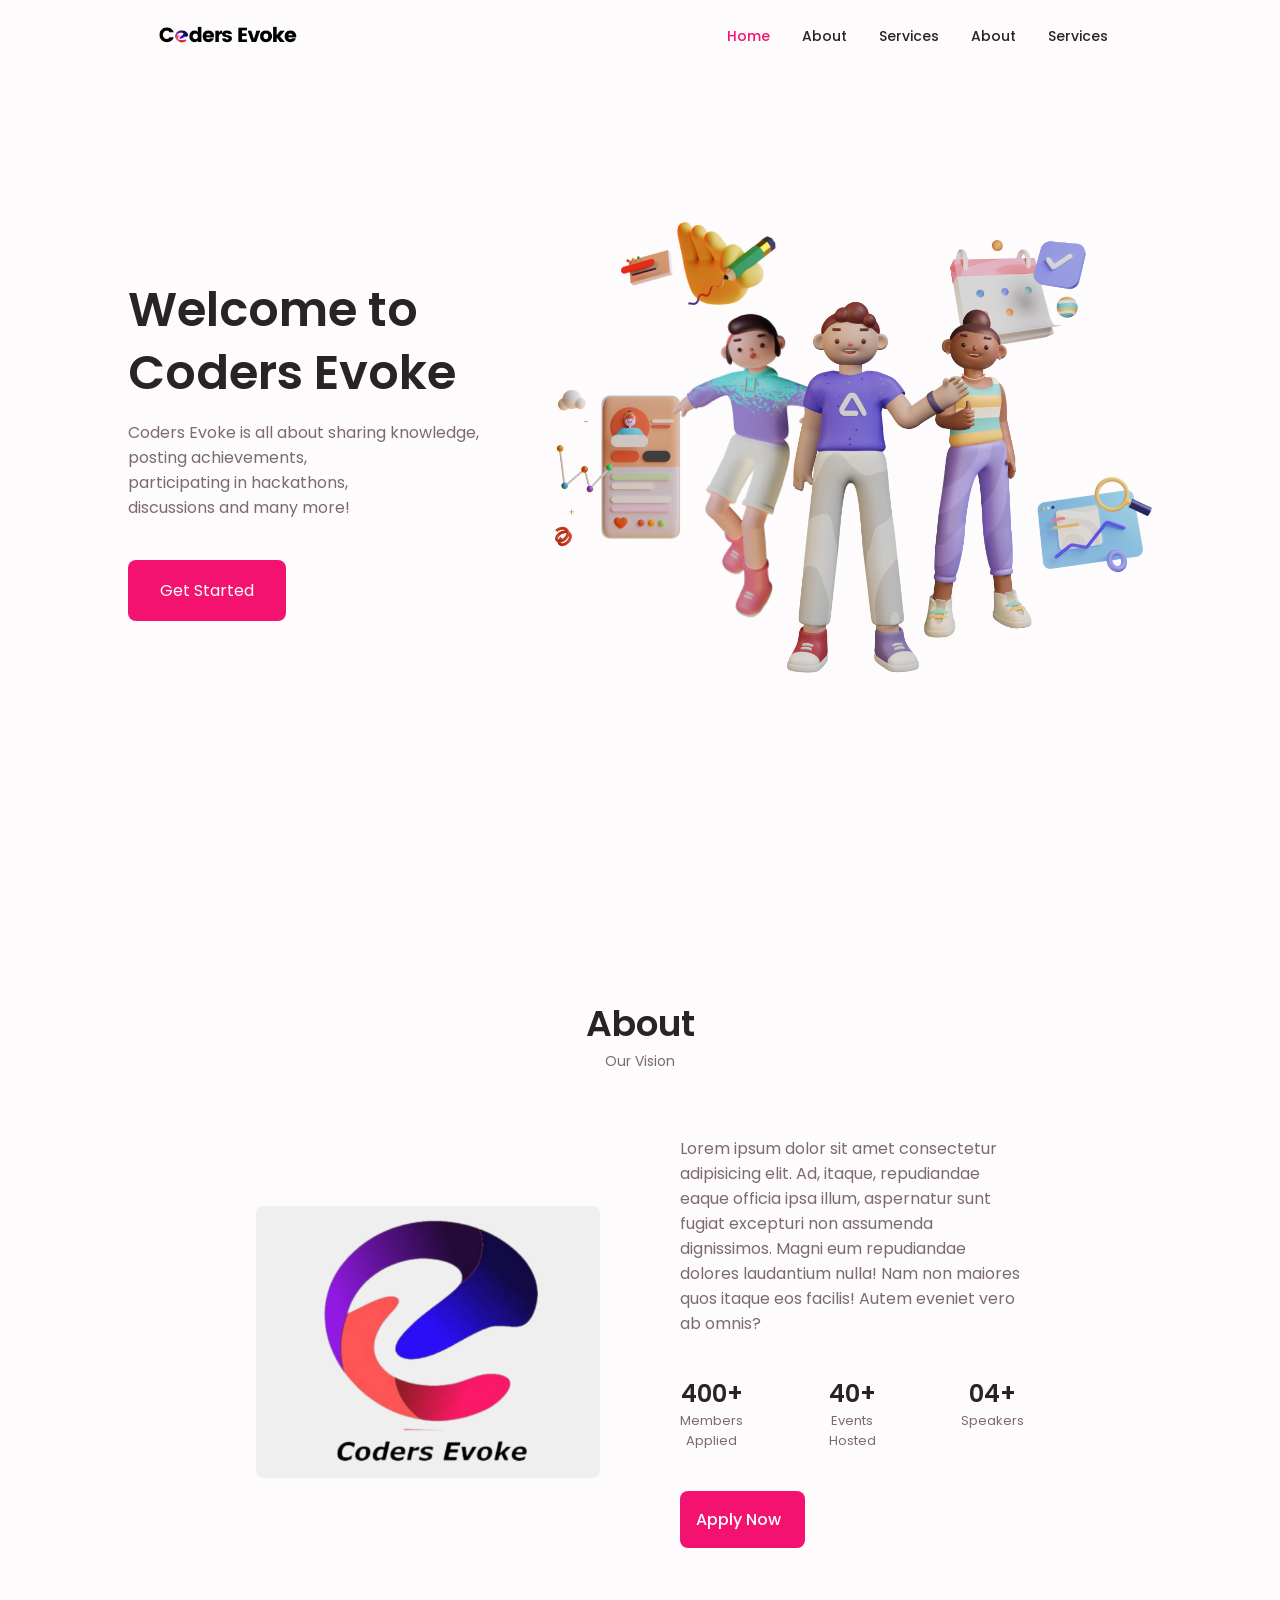
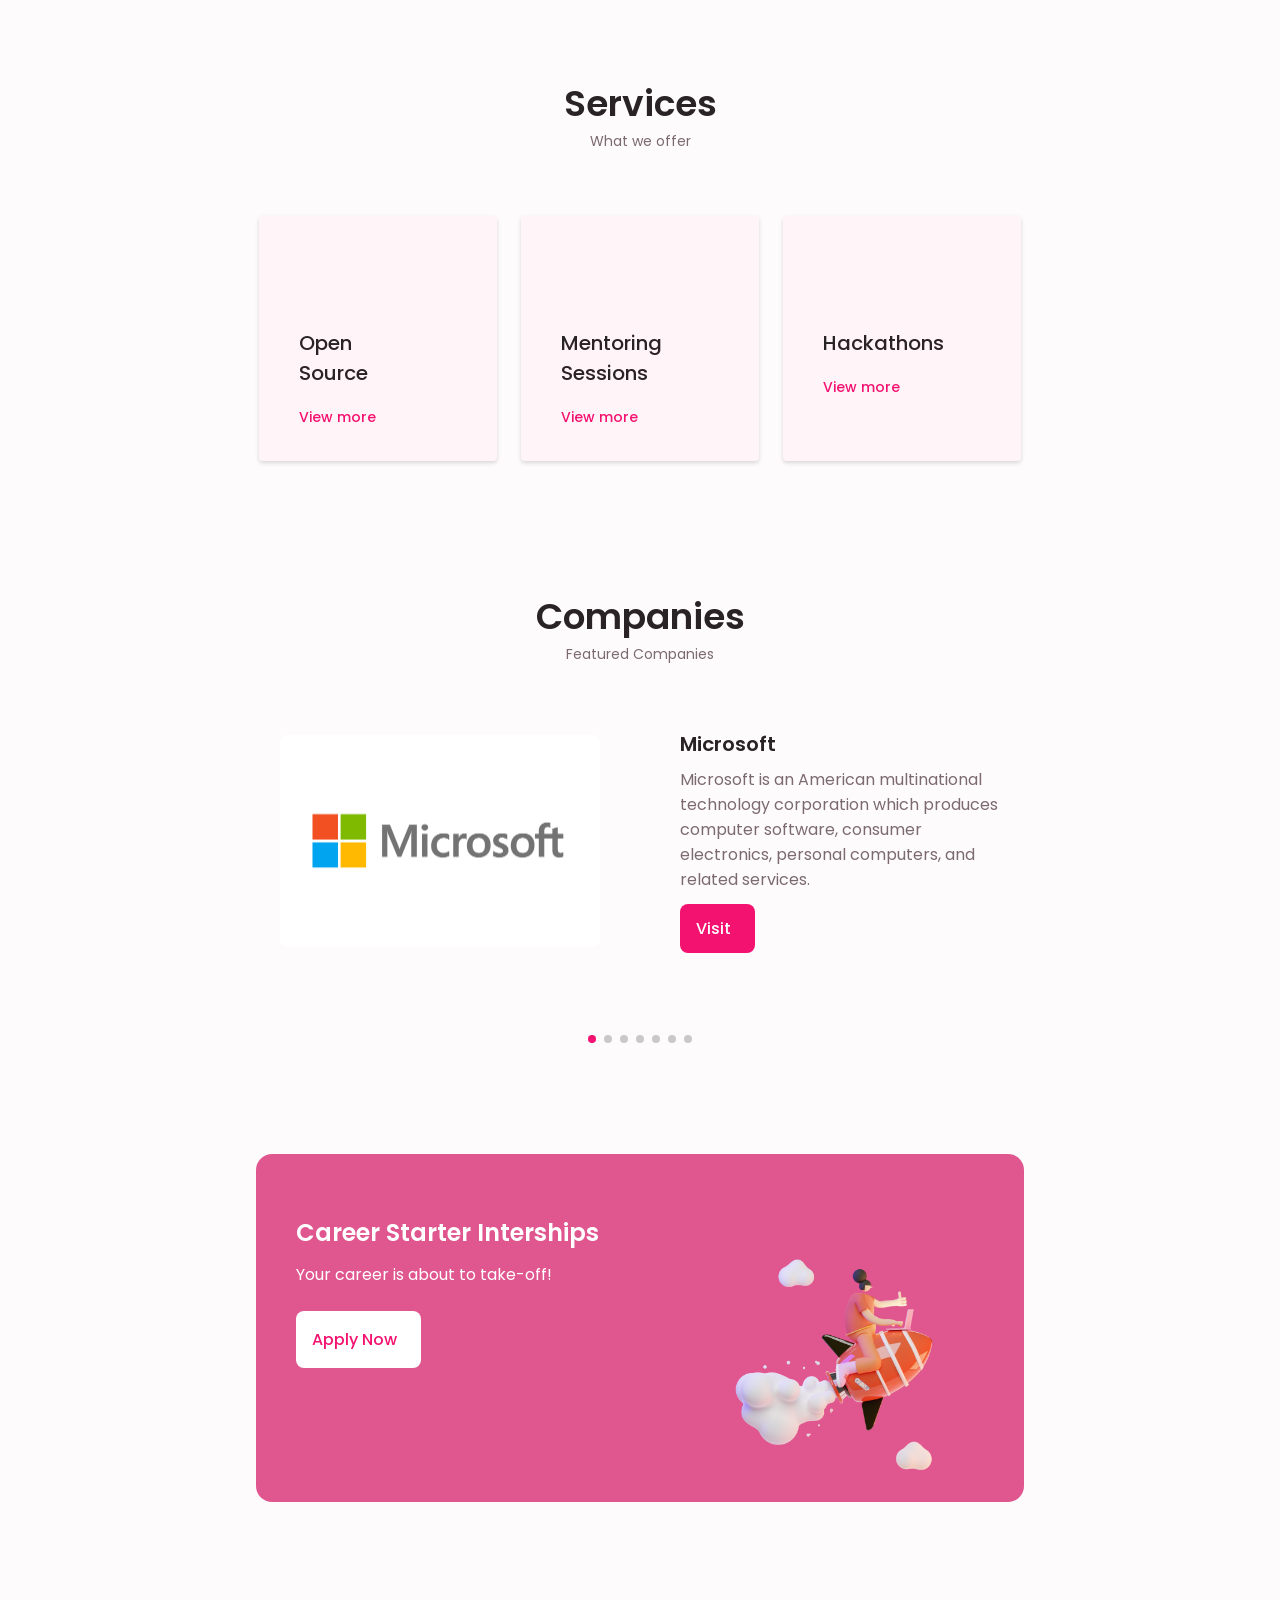
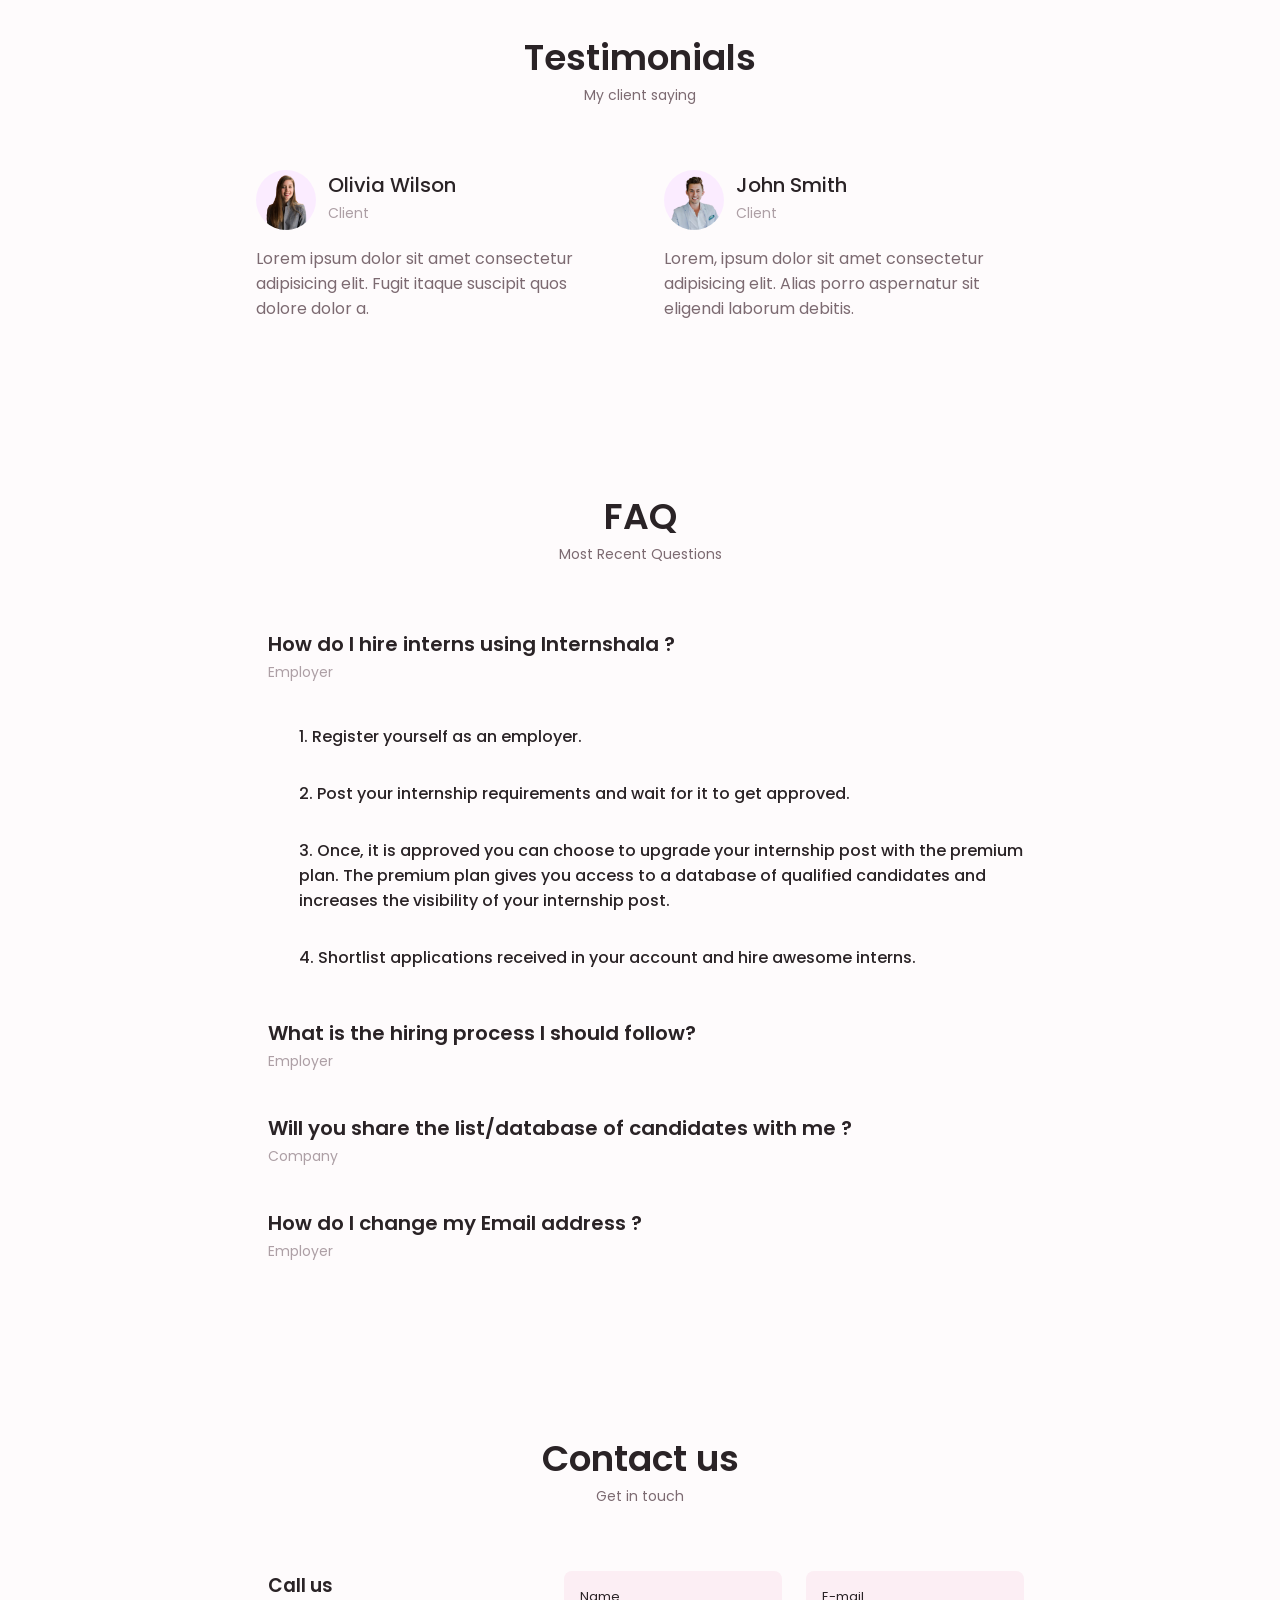
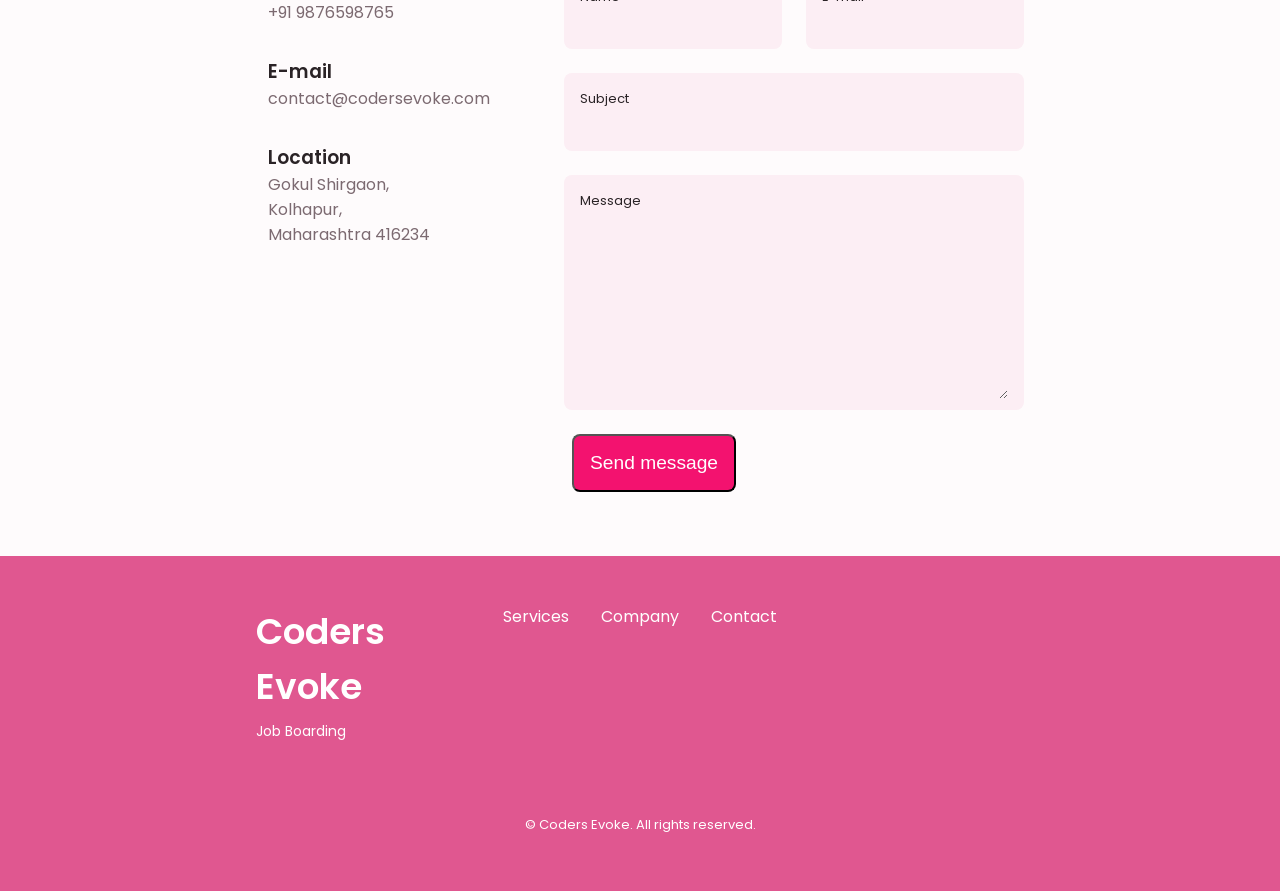
<file: Coders Evoker Website/index.html>
<!DOCTYPE html>
<html lang="en">

<head>
    <!--==================== META CHARSET====================-->
    <meta charset="UTF-8">
    <!--==================== META VIEWPORT====================-->
    <meta name="viewport" content="width=device-width, initial-scale=1.0">
    <!--==================== META EDGE====================-->
    <meta http-equiv="X-UA-Compatible" content="ie*edge">
    <!--====================Title====================-->
    <title>Coders Evoke</title>
    <!--==================== FAVICON ====================-->
    <link rel="icon" href="assets/img/favicon.png" type="image" sizes="64x64">


    <!--==================== UNICONS ====================-->
    <link rel="stylesheet" href="https://unicons.iconscout.com/release/v4.0.0/css/line.css">
    <!--==================== SWIPER CSS ====================-->
    <link rel="stylesheet" href="assets/css/swiper-bundle.min.css">
    <!--==================== CSS ====================-->
    <link rel="stylesheet" href="assets/css/styles.css">
</head>

<body>
    <!--==================== HEADER ====================-->
    <header class="header" id="header">
        <nav class="nav container">
            <img class="nav__logo" src="assets/img/logo.png" width="150" height="150" ALT="logo" ALIGN=CENTER>
            <div class="nav__menu" id="nav-menu">
                <ul class="nav__list grid">
                    <li class="nav__item">
                        <a href="#home" class="nav__link active-link">
                            <i class="uil uil-estate nav__icon"></i>Home
                        </a>
                    </li>
                    <li class="nav__item">
                        <a href="#about" class="nav__link">
                            <i class="uil uil-user nav__icon"></i>About
                        </a>
                    </li>
                    <li class="nav__item">
                        <a href="#services" class="nav__link">
                            <i class="uil uil-briefcase nav__icon"></i>Services
                        </a>
                    </li>
                    <li class="nav__item">
                        <a href="#about" class="nav__link">
                            <i class="uil uil-user nav__icon"></i>About
                        </a>
                    </li>
                    <li class="nav__item">
                        <a href="#services" class="nav__link">
                            <i class="uil uil-briefcase nav__icon"></i>Services
                        </a>
                    </li>

                </ul>
                <i class="uil uil-times nav__close" id="nav-close"></i>

            </div>

            <div class="nav__btns">

                <!-- Theme change button -->

                <i class="uil uil-moon change-theme" id="theme-button"></i>

                <div class="nav__toggle" id="nav-toggle">
                    <i class="uil uil-apps"> </i>

                </div>
            </div>
        </nav>
    </header>

    <!--==================== MAIN ====================-->
    <main class="main">
        <!--==================== HOME ====================-->
        <section class="home" id="home">
            <div class="home__container bd-grid">
                <div class="home__img">
                    <img src="assets/img/img6.png" alt="" data-speed="-1.5" class="move">
                    <img src="assets/img/img4.png" alt="" data-speed="1" class="move">
                    <img src="assets/img/img5.png" alt="" data-speed="2" class="move">
                    <img src="assets/img/img3.png" alt="" data-speed="-1" class="move">
                    <img src="assets/img/img7.png" alt="" data-speed="-2" class="move">
                    <img src="assets/img/img2.png" alt="" data-speed="0.5" class="move">
                    <img src="assets/img/img1.png" alt="" data-speed="1.5" class="move">

                </div>

                <div class="home__data">
                    <h1 class="home__title">Welcome to<br>Coders Evoke</h1>
                    <p class="home__description">Coders Evoke is all about sharing knowledge,<br> posting
                        achievements,<br>participating in hackathons,<br> discussions and many more!</p>
                    <a href="#" class="home__button">Get Started</a>
                </div>
            </div>
        </section>

        <!--==================== ABOUT ====================-->
        <section class="about section" id="about">
            <h2 class="section__title">About</h2>
            <span class="section__subtitle">Our Vision</span>

            <div class="about__container container grid">
                <img src="assets/img/about.png" alt="" class="about__img">

                <div class="about__data">
                    <p class="about__description">Lorem ipsum dolor sit amet consectetur adipisicing elit. Ad, itaque,
                        repudiandae eaque officia ipsa illum, aspernatur sunt fugiat excepturi non assumenda
                        dignissimos. Magni eum repudiandae dolores laudantium nulla! Nam non maiores quos itaque eos
                        facilis! Autem eveniet vero ab omnis?
                    </p>

                    <div class="about__info">
                        <div>
                            <span class="about__info-title">400+</span>
                            <span class="about__info-name"> Members<br> Applied</span>
                        </div>
                        <div>
                            <span class="about__info-title">40+</span>
                            <span class="about__info-name">Events<br>Hosted</span>
                        </div>

                        <div>
                            <span class="about__info-title">04+</span>
                            <span class="about__info-name">Speakers </span>
                        </div>
                    </div>

                    <div class="about__buttons">
                        <a href="#" class="button button--flex">
                            Apply Now<i class="uil uil-file-plus button__icon"></i>
                        </a>
                    </div>
                </div>
            </div>

        </section>
        <!--==================== SERVICES ====================-->
        <section class="services section" id="services">
            <h2 class="section__title">Services</h2>
            <span class="section__subtitle">What we offer</span>

            <div class="services__container container grid">
                <!--==================== SERVICES 1 ====================-->
                <div class="services__content">
                    <div>
                        <i class="uil uil-code-branch services__icon"></i>
                        <h3 class="services__title">Open<br>Source</h3>
                    </div>
                    <span class="button button--flex button--small button--link services__button">
                        View more
                        <i class="uil uil-arrow-right button__icon"></i>
                    </span>

                    <div class="services__modal">
                        <div class="services__modal-content">
                            <h4 class="services__modal-title">Open <br> Source</h4>
                            <i class="uil uil-times services__modal-close"></i>

                            <ul class="services__modal-services grid">
                                <li class="services__modal-service">
                                    <i class="uil uil-check-circle services__modal-icon"></i>
                                    <p>Lorem, ipsum dolor.</p>
                                </li>

                                <li class="services__modal-service">
                                    <i class="uil uil-check-circle services__modal-icon"></i>
                                    <p>Lorem ipsum dolor sit.</p>
                                </li>

                                <li class="services__modal-service">
                                    <i class="uil uil-check-circle services__modal-icon"></i>
                                    <p>Lorem, ipsum dolor.</p>
                                </li>

                                <li class="services__modal-service">
                                    <i class="uil uil-check-circle services__modal-icon"></i>
                                    <p>Lorem ipsum dolor sit amet.</p>
                                </li>
                            </ul>
                        </div>
                    </div>
                </div>

                <!--==================== SERVICES 2 ====================-->
                <div class="services__content">
                    <div>
                        <i class="uil uil-user services__icon"></i>
                        <h3 class="services__title">Mentoring <br> Sessions</h3>
                    </div>
                    <span class="button button--flex button--small button--link services__button">
                        View more
                        <i class="uil uil-arrow-right button__icon"></i>
                    </span>

                    <div class="services__modal">
                        <div class="services__modal-content">
                            <h4 class="services__modal-title">Mentoring <br> Sessions</h4>
                            <i class="uil uil-times services__modal-close"></i>

                            <ul class="services__modal-services grid">
                                <li class="services__modal-service">
                                    <i class="uil uil-check-circle services__modal-icon"></i>
                                    <p>Lorem, ipsum dolor.</p>
                                </li>

                                <li class="services__modal-service">
                                    <i class="uil uil-check-circle services__modal-icon"></i>
                                    <p>Lorem ipsum dolor sit.</p>
                                </li>

                                <li class="services__modal-service">
                                    <i class="uil uil-check-circle services__modal-icon"></i>
                                    <p>Lorem, ipsum dolor.</p>
                                </li>

                                <li class="services__modal-service">
                                    <i class="uil uil-check-circle services__modal-icon"></i>
                                    <p>Lorem ipsum dolor sit amet.</p>
                                </li>
                            </ul>
                        </div>
                    </div>
                </div>

                <!--==================== SERVICES 3 ====================-->
                <div class="services__content">
                    <div>
                        <i class="uil uil-laptop services__icon"></i>
                        <h3 class="services__title">Hackathons</h3>
                    </div>
                    <span class="button button--flex button--small button--link services__button">
                        View more
                        <i class="uil uil-arrow-right button__icon"></i>
                    </span>

                    <div class="services__modal">
                        <div class="services__modal-content">
                            <h4 class="services__modal-title">Hackathons</h4>
                            <i class="uil uil-times services__modal-close"></i>

                            <ul class="services__modal-services grid">
                                <li class="services__modal-service">
                                    <i class="uil uil-check-circle services__modal-icon"></i>
                                    <p>Lorem, ipsum dolor.</p>
                                </li>

                                <li class="services__modal-service">
                                    <i class="uil uil-check-circle services__modal-icon"></i>
                                    <p>Lorem ipsum dolor sit.</p>
                                </li>

                                <li class="services__modal-service">
                                    <i class="uil uil-check-circle services__modal-icon"></i>
                                    <p>Lorem, ipsum dolor.</p>
                                </li>

                                <li class="services__modal-service">
                                    <i class="uil uil-check-circle services__modal-icon"></i>
                                    <p>Lorem ipsum dolor sit amet.</p>
                                </li>
                            </ul>
                        </div>
                    </div>
                </div>
            </div>
        </section>
        <!--==================== company ====================-->
        <section class="company section" id="company">

            <h2 class="section__title">Companies</h2>
            <span class="section__subtitle">Featured Companies</span>

            <div class="company__container container swiper-container">
                <div class="swiper-wrapper">
                    <!--==================== company 1 ====================-->

                    <div class="company__content grid swiper-slide">
                        <img src="assets/img/comp1.png" alt="" class="company__img">

                        <div class="company_">
                            <h3 class="company__title">Microsoft</h3>
                            <p class="company__description">Microsoft is an American multinational
                                technology corporation which produces computer software, consumer electronics, personal
                                computers, and related services. </p>
                            <a href="https://www.microsoft.com/en-in/about/" target="_blank"
                                class="button button--flex button--small company__button">
                                Visit
                                <i class="uil uil-arrow-right button__icon"></i>
                            </a>
                        </div>
                    </div>

                    <!--==================== company 2 ====================-->

                    <div class="company__content grid swiper-slide">
                        <img src="assets/img/comp2.png" alt="" class="company__img">

                        <div class="company_">
                            <h3 class="company__title">Adobe</h3>
                            <p class="company__description">Adobe Systems Incorporated, is an American multinational
                                computer software company.</p>
                            <a href="https://www.adobe.com/in/about-adobe.html" target="_blank"
                                class="button button--flex button--small company__button">
                                Visit
                                <i class="uil uil-arrow-right button__icon"></i>
                            </a>
                        </div>
                    </div>
                    <!--==================== company 3 ====================-->

                    <div class="company__content grid swiper-slide">
                        <img src="assets/img/comp3.png" alt="" class="company__img">

                        <div class="company_">
                            <h3 class="company__title">Google</h3>
                            <p class="company__description">Google is an American multinational technology company
                                that specializes in Internet-related services and products, which include online
                                advertising technologies, a search engine, cloud computing, software, and hardware.</p>
                            <a href="https://www.google.com/account/about/" target="_blank"
                                class="button button--flex button--small company__button">
                                Visit
                                <i class="uil uil-arrow-right button__icon"></i>
                            </a>
                        </div>
                    </div>
                    <!--==================== company 4 ====================-->

                    <div class="company__content grid swiper-slide">
                        <img src="assets/img/comp4.png" alt="" class="company__img">

                        <div class="company_">
                            <h3 class="company__title">Amazon</h3>
                            <p class="company__description">Amazon is an American multinational conglomerate which
                                focuses on e-commerce, cloud computing, digital streaming, and artificial intelligence.
                            </p>
                            <a href="https://www.aboutamazon.com/" target="_blank"
                                class="button button--flex button--small company__button">
                                Visit
                                <i class="uil uil-arrow-right button__icon"></i>
                            </a>
                        </div>
                    </div>
                    <!--==================== company 5 ====================-->

                    <div class="company__content grid swiper-slide">
                        <img src="assets/img/comp5.png" alt="" class="company__img">

                        <div class="company_">
                            <h3 class="company__title">Flipkart</h3>
                            <p class="company__description">Flipkart is an e-commerce company founded in 2007 by Sachin
                                Bansal and Binny Bansal</p>
                            <a href="https://www.flipkartcareers.com/#!/aboutus" target="_blank"
                                class="button button--flex button--small company__button">
                                Visit
                                <i class="uil uil-arrow-right button__icon"></i>
                            </a>
                        </div>
                    </div>

                    <!--==================== company 6 ====================-->

                    <div class="company__content grid swiper-slide">
                        <img src="assets/img/comp6.png" alt="" class="company__img">

                        <div class="company_">
                            <h3 class="company__title">Atlassian</h3>
                            <p class="company__description">Atlassian is an Australian software company that develops
                                products for software developers, project managers and other software development teams.
                            </p>
                            <a href="https://www.atlassian.com/" target="_blank"
                                class="button button--flex button--small company__button">
                                Visit
                                <i class="uil uil-arrow-right button__icon"></i>
                            </a>
                        </div>
                    </div>

                    <!--==================== company 7 ====================-->

                    <div class="company__content grid swiper-slide">
                        <img src="assets/img/comp7.png" alt="" class="company__img">

                        <div class="company_">
                            <h3 class="company__title">Sprinklr</h3>
                            <p class="company__description">Sprinklr is an American software company based in New York
                                City that develops a SaaS customer experience management platform.</p>
                            <a href="https://www.sprinklr.com/our-story/" target="_blank"
                                class="button button--flex button--small company__button">
                                Visit
                                <i class="uil uil-arrow-right button__icon"></i>
                            </a>
                        </div>
                    </div>

                </div>

                <!-- add arrows-->
                <div class="swiper-button-next">
                    <i class="uil uil-angle-right-b swiper-company-icon"></i>
                </div>

                <div class="swiper-button-prev">
                    <i class="uil uil-angle-left-b swiper-company-icon"></i>
                </div>

                <!-- Add Pagination -->
                <div class="swiper-pagination"></div>


            </div>

        </section>

        <!--==================== PROJECT ====================-->
        <section class="project section">

            <div class="project__bg">
                <div class="project__container container grid">
                    <div class="project__data">
                        <h2 class="project__title">Career Starter Interships</h2>
                        <p class="project__description">Your career is about to take-off!</p>
                        <a href="#contact" class="button button--flex button--white">Apply Now
                            <i class="uil uil-message project__icon button__icon"></i>
                        </a>
                    </div>

                    <img src="assets/img/project.png" alt="" class="project__img">
                </div>
            </div>

        </section>

        <!--==================== TESTIMONIAL ====================-->
        <section class="testimonial section">

            <h2 class="section__title">Testimonials</h2>
            <span class="section__subtitle">My client saying</span>

            <div class="testimonial__container container swiper-container">
                <div class="swiper-wrapper">
                    <!--==================== TESTIMONIAL 1 ====================-->
                    <div class="testimonial__content swiper-slide">
                        <div class="testimonial__data">
                            <div class="testimonial__header">
                                <img src="assets/img/test1.png" alt="" class="testimonial__img">

                                <div>
                                    <h3 class="testimonial__name">Olivia Wilson</h3>
                                    <span class="testimonial__client">Client</span>
                                </div>
                            </div>
                            <div>
                                <i class="uil uil-star testimonial__icon-star"></i>
                                <i class="uil uil-star testimonial__icon-star"></i>
                                <i class="uil uil-star testimonial__icon-star"></i>
                                <i class="uil uil-star testimonial__icon-star"></i>
                                <i class="uil uil-star testimonial__icon-star"></i>
                            </div>
                        </div>

                        <p class="testimonial__description">Lorem ipsum dolor sit amet consectetur adipisicing elit.
                            Fugit itaque suscipit quos dolore dolor a.
                    </div>
                    <!--==================== TESTIMONIAL 2 ====================-->
                    <div class="testimonial__content swiper-slide">
                        <div class="testimonial__data">
                            <div class="testimonial__header">
                                <img src="assets/img/test2.png" alt="" class="testimonial__img">

                                <div>
                                    <h3 class="testimonial__name">John Smith</h3>
                                    <span class="testimonial__client">Client</span>
                                </div>
                            </div>
                            <div>
                                <i class="uil uil-star testimonial__icon-star"></i>
                                <i class="uil uil-star testimonial__icon-star"></i>
                                <i class="uil uil-star testimonial__icon-star"></i>
                                <i class="uil uil-star testimonial__icon-star"></i>
                                <i class="uil uil-star testimonial__icon-star"></i>
                            </div>
                        </div>

                        <p class="testimonial__description">Lorem, ipsum dolor sit amet consectetur adipisicing elit.
                            Alias porro aspernatur sit eligendi laborum debitis.
                        </p>
                    </div>
                    <!--==================== TESTIMONIAL 3 ====================-->
                    <div class="testimonial__content swiper-slide">
                        <div class="testimonial__data">
                            <div class="testimonial__header">
                                <img src="assets/img/test3.png" alt="" class="testimonial__img">

                                <div>
                                    <h3 class="testimonial__name">Bill Brown</h3>
                                    <span class="testimonial__client">Client</span>
                                </div>
                            </div>
                            <div>
                                <i class="uil uil-star testimonial__icon-star"></i>
                                <i class="uil uil-star testimonial__icon-star"></i>
                                <i class="uil uil-star testimonial__icon-star"></i>
                                <i class="uil uil-star testimonial__icon-star"></i>
                                <i class="uil uil-star testimonial__icon-star"></i>
                            </div>
                        </div>

                        <p class="testimonial__description">Lorem, ipsum dolor sit amet consectetur adipisicing elit.
                            Alias porro aspernatur sit eligendi laborum debitis.
                        </p>
                    </div>
                    <!--==================== TESTIMONIAL 4 ====================-->
                    <div class="testimonial__content swiper-slide">
                        <div class="testimonial__data">
                            <div class="testimonial__header">
                                <img src="assets/img/test4.png" alt="" class="testimonial__img">

                                <div>
                                    <h3 class="testimonial__name">Lily Johnson</h3>
                                    <span class="testimonial__client">Client</span>
                                </div>
                            </div>
                            <div>
                                <i class="uil uil-star testimonial__icon-star"></i>
                                <i class="uil uil-star testimonial__icon-star"></i>
                                <i class="uil uil-star testimonial__icon-star"></i>
                                <i class="uil uil-star testimonial__icon-star"></i>
                                <i class="uil uil-star testimonial__icon-star"></i>
                            </div>
                        </div>

                        <p class="testimonial__description">Lorem ipsum dolor sit amet consectetur adipisicing elit. At
                            sunt quibusdam cumque est? Maiores, commodi.</p>
                    </div>
                </div>

                <!--Add pagination-->
                <div class="swiper-pagination swiper-pagination-testimonial"></div>
            </div>
        </section>

        <!--==================== FAQ ====================-->
        <section class="faq section" id="faq">
            <h2 class="section__title">FAQ</h2>
            <span class="section__subtitle">Most Recent Questions</span>

            <div class="faq__container container grid">
                <!--==================== faq 1 ====================-->
                <div class="faq__content faq__open">
                    <div class="faq__header">
                        <i class="uil uil-question-circle faq__icon"></i>

                        <div>
                            <h1 class="faq__title"> How do I hire interns using Internshala ?</h1>
                            <span class="faq__subtitle">Employer</span>
                        </div>

                        <i class="uil uil-angle-up faq__arrow"></i>
                    </div>
                    <div class="faq__list grid">
                        <div class="faq__data">
                            <div class="faq__titles">
                                <h3 class="faq__name">1. Register yourself as an employer.</h3>
                            </div>
                        </div>
                        <div class="faq__data">
                            <div class="faq__titles">
                                <h3 class="faq__name">2. Post your internship requirements and wait for it to get
                                    approved.</h3>
                            </div>
                        </div>
                        <div class="faq__data">
                            <div class="faq__titles">
                                <h3 class="faq__name">3. Once, it is approved you can choose to upgrade your internship
                                    post with the premium plan. The premium plan gives you access to a database of
                                    qualified candidates and increases the visibility of your internship post.</h3>
                            </div>
                        </div>
                        <div class="faq__data">
                            <div class="faq__titles">
                                <h3 class="faq__name">4. Shortlist applications received in your account and hire
                                    awesome interns.</h3>
                            </div>
                        </div>
                    </div>
                </div>
                <!--==================== faq 2 ====================-->
                <div class="faq__content faq__close">
                    <div class="faq__header">
                        <i class="uil uil-question-circle faq__icon"></i>

                        <div>
                            <h1 class="faq__title">What is the hiring process I should follow?</h1>
                            <span class="faq__subtitle">Employer</span>
                        </div>

                        <i class="uil uil-angle-up faq__arrow"></i>
                    </div>
                    <div class="faq__list grid">
                        <div class="faq__data">
                            <div class="faq__titles">
                                <h3 class="faq__name">
                                    We would recommend using an easy 3-step hiring process given below : </h3>
                            </div>
                        </div>
                        <div class="faq__data">
                            <div class="faq__titles">
                                <h3 class="faq__name">1. Review the profile on your dashboard and shortlist them
                                    according to their skills.</h3>
                            </div>
                        </div>
                        <div class="faq__data">
                            <div class="faq__titles">
                                <h3 class="faq__name">2. Share an assignment with the shortlisted candidates and review
                                    their work.</h3>
                            </div>
                        </div>
                        <div class="faq__data">
                            <div class="faq__titles">
                                <h3 class="faq__name">3. Conduct interviews (telephonic/video call) with the candidates
                                    and select the best one(s)</h3>
                            </div>
                        </div>
                        <div class="faq__data">
                            <div class="faq__titles">
                                <h3 class="faq__name">After these steps, it would be ideal to give them an offer letter.
                                    Hope you have a good hiring experience .</h3>
                            </div>
                        </div>
                    </div>
                </div>
                <!--==================== faq 3 ====================-->
                <div class="faq__content faq__close">
                    <div class="faq__header">
                        <i class="uil uil-question-circle faq__icon"></i>

                        <div>
                            <h1 class="faq__title">Will you share the list/database of candidates with me ?</h1>
                            <span class="faq__subtitle">Company</span>
                        </div>

                        <i class="uil uil-angle-up faq__arrow"></i>
                    </div>
                    <div class="faq__list grid">
                        <div class="faq__data">
                            <div class="faq__titles">
                                <h3 class="faq__name">To access the list, you will need to upgrade your internship post
                                    with the premium plan. If your internship is eligible for an upgrade, it will show
                                    the 'Upgrade' icon against the post on your dashboard.</h3>
                            </div>
                        </div>
                    </div>
                </div>
                <!--==================== faq 4 ====================-->
                <div class="faq__content faq__close">
                    <div class="faq__header">
                        <i class="uil uil-question-circle faq__icon"></i>

                        <div>
                            <h1 class="faq__title">How do I change my Email address ? </h1>
                            <span class="faq__subtitle">Employer</span>
                        </div>

                        <i class="uil uil-angle-up faq__arrow"></i>
                    </div>
                    <div class="faq__list grid">
                        <div class="faq__data">
                            <div class="faq__titles">
                                <h3 class="faq__name">You can change your phone number on the details page by entering
                                    the new number and verifying the OTP</h3>
                            </div>
                        </div>
                    </div>
                </div>
            </div>
            </div>

        </section>

        <!--==================== CONTACT US ====================-->
        <section class="contact section" id="contact">
            <h2 class="section__title">Contact us</h2>
            <span class="section__subtitle">Get in touch</span>

            <div class="contact__container container grid">
                <div>
                    <div class="contact__information">
                        <i class="uil uil-phone-alt contact__icon"></i>

                        <div>
                            <h3 class="contact__title">Call us</h3>
                            <span class="contatc__subtitle">+91 9876598765</span>
                        </div>
                    </div>

                    <div class="contact__information">
                        <i class="uil uil-envelope contact__icon"></i>

                        <div>
                            <h3 class="contact__title">E-mail</h3>
                            <span class="contatc__subtitle">contact@codersevoke.com</span>
                        </div>
                    </div>

                    <div class="contact__information">
                        <i class="uil uil-map-marker contact__icon"></i>

                        <div>
                            <h3 class="contact__title">Location</h3>
                            <span class="contatc__subtitle">Gokul Shirgaon,<br>Kolhapur,<br>Maharashtra 416234</span>
                        </div>
                    </div>
                </div>
                <form action=" " method="POST" class="contact__form grid" accept-charset="UTF-8">
                    <div class="contact__inputs grid">
                        <div class="contact__content">
                            <label class="contact__label">Name</label>
                            <input type="text" name="Name" class="contact__input">
                        </div>

                        <div class="contact__content">
                            <label class="contact__label">E-mail</label>
                            <input type="email" name="Email" class="contact__input">
                        </div>
                    </div>

                    <div class="contact__content">
                        <label class="contact__label">Subject</label>
                        <input type="text" name="Subject" class="contact__input">
                    </div>

                    <div class="contact__content">
                        <label class="contact__label">Message</label>
                        <textarea type="message" name="Message" cols="0" rows="7" class="contact__input"></textarea>
                    </div>

                    <div>
                        <input type="submit" value="Send message" class="button button--flex button__icon"></input>
                    </div>
                    <input type="hidden" name="_gotcha">
                </form>
            </div>

        </section>
    </main>

    <!--==================== FOOTER ====================-->
    <footer class="footer">

        <div class="footer__bg">
            <div class="footer__container container grid">
                <div>
                    <h1 class="footer__title">Coders Evoke</h1>
                    <span class="footer__subtitle">Job Boarding</span>
                </div>

                <ul class="footer__links">
                    <li>
                        <a href="#services" class="footer__link">Services</a>
                    </li>
                    <li>
                        <a href="#company" class="footer__link">Company</a>
                    </li>
                    <li>
                        <a href="#contact" class="footer__link">Contact</a>
                    </li>
                </ul>

                <div class="footer__socials">
                    <a href="https://www.facebook.com/" target="_blank" class="footer__social">
                        <i class="uil uil-facebook"></i>
                    </a>
                    <a href="https://www.instagram.com/" target="_blank" class="footer__social">
                        <i class="uil uil-instagram"></i>
                    </a>
                    <a href="https://www.linkedin.com/" target="_blank" class="footer__social">
                        <i class="uil uil-linkedin"></i>
                    </a>
                </div>
            </div>

            <p class="footer__copy">&#169; Coders Evoke. All rights reserved.</p>
        </div>

    </footer>

    <!--==================== SCROLL TOP ====================-->
    <a href="#" class="scrollup" id="scroll-up">
        <i class="uil uil-arrow-up scrollup__icon"></i>
    </a>


    <!--==================== SWIPER JS ====================-->
    <script src="assets/js/swiper-bundle.min.js"></script>

    <!--==================== MAIN JS ====================-->
    <script src="assets/js/main.js"></script>
</body>

</html>
</file>
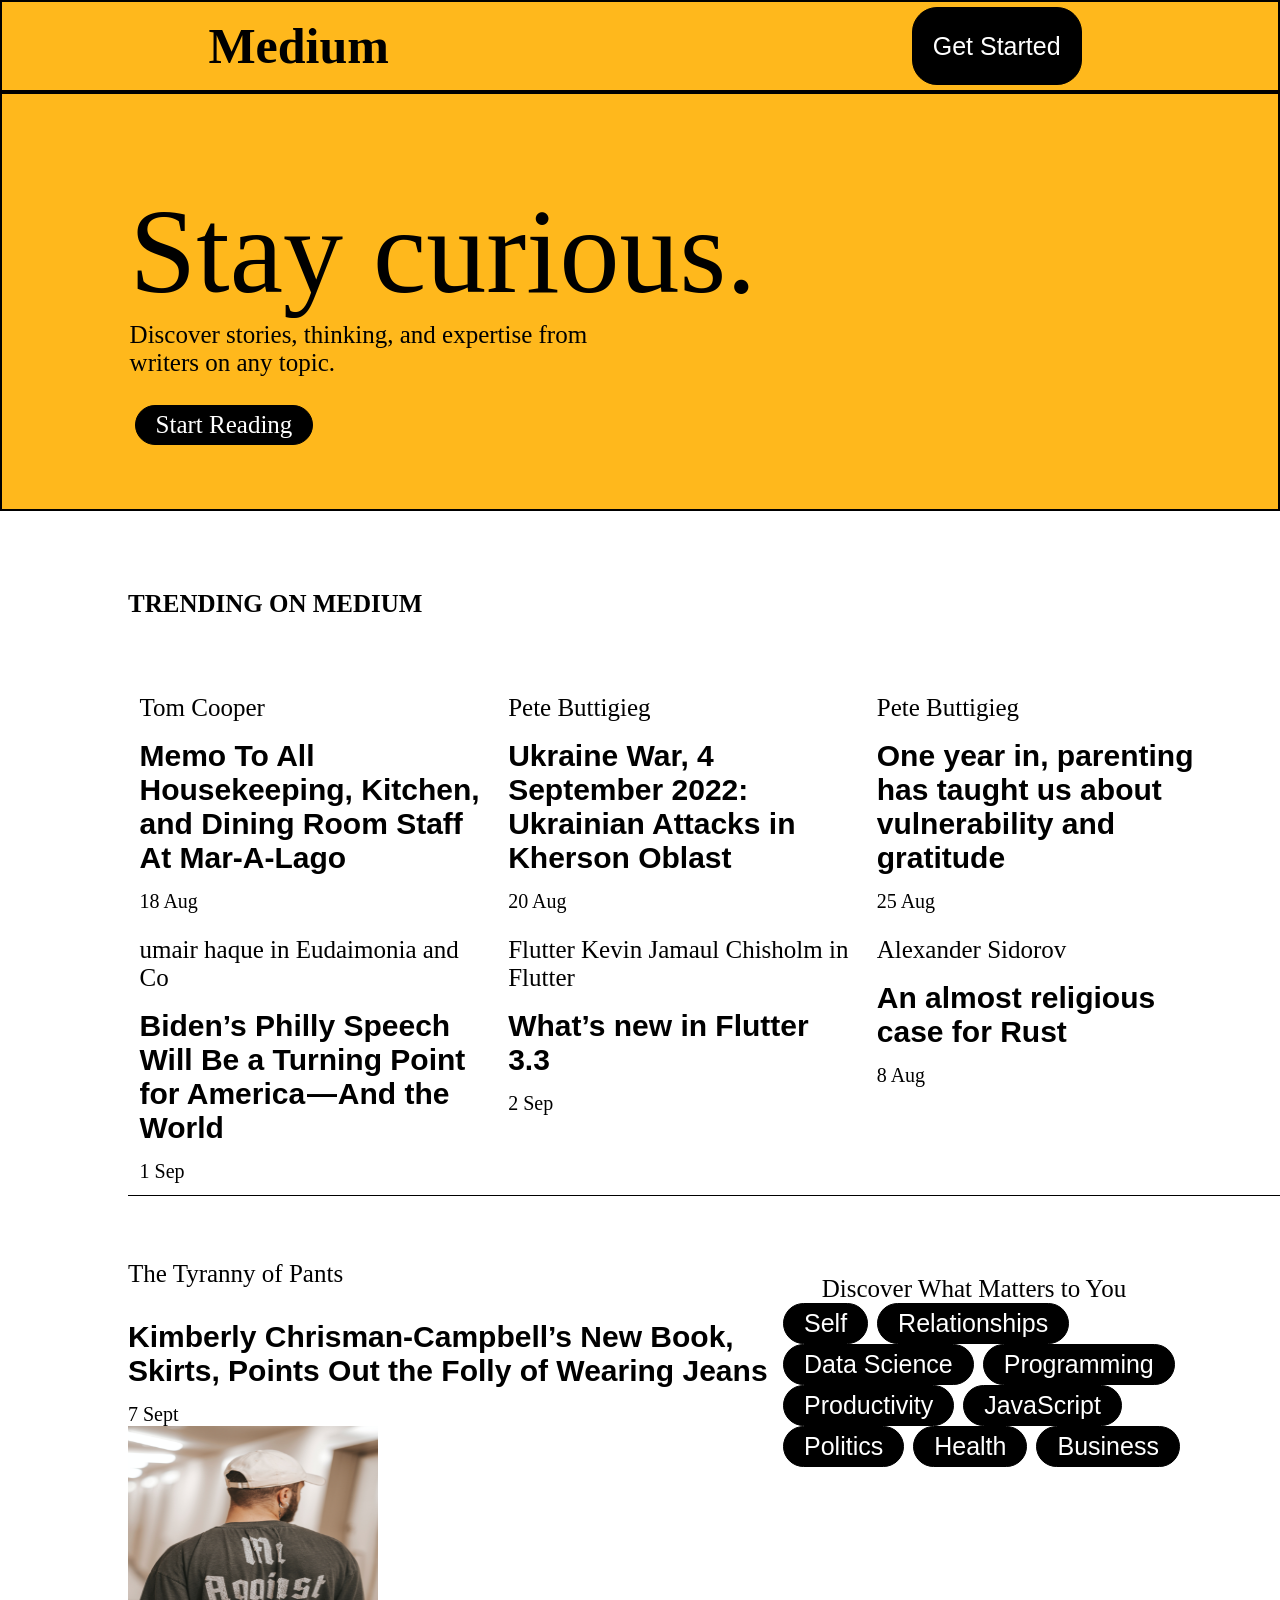
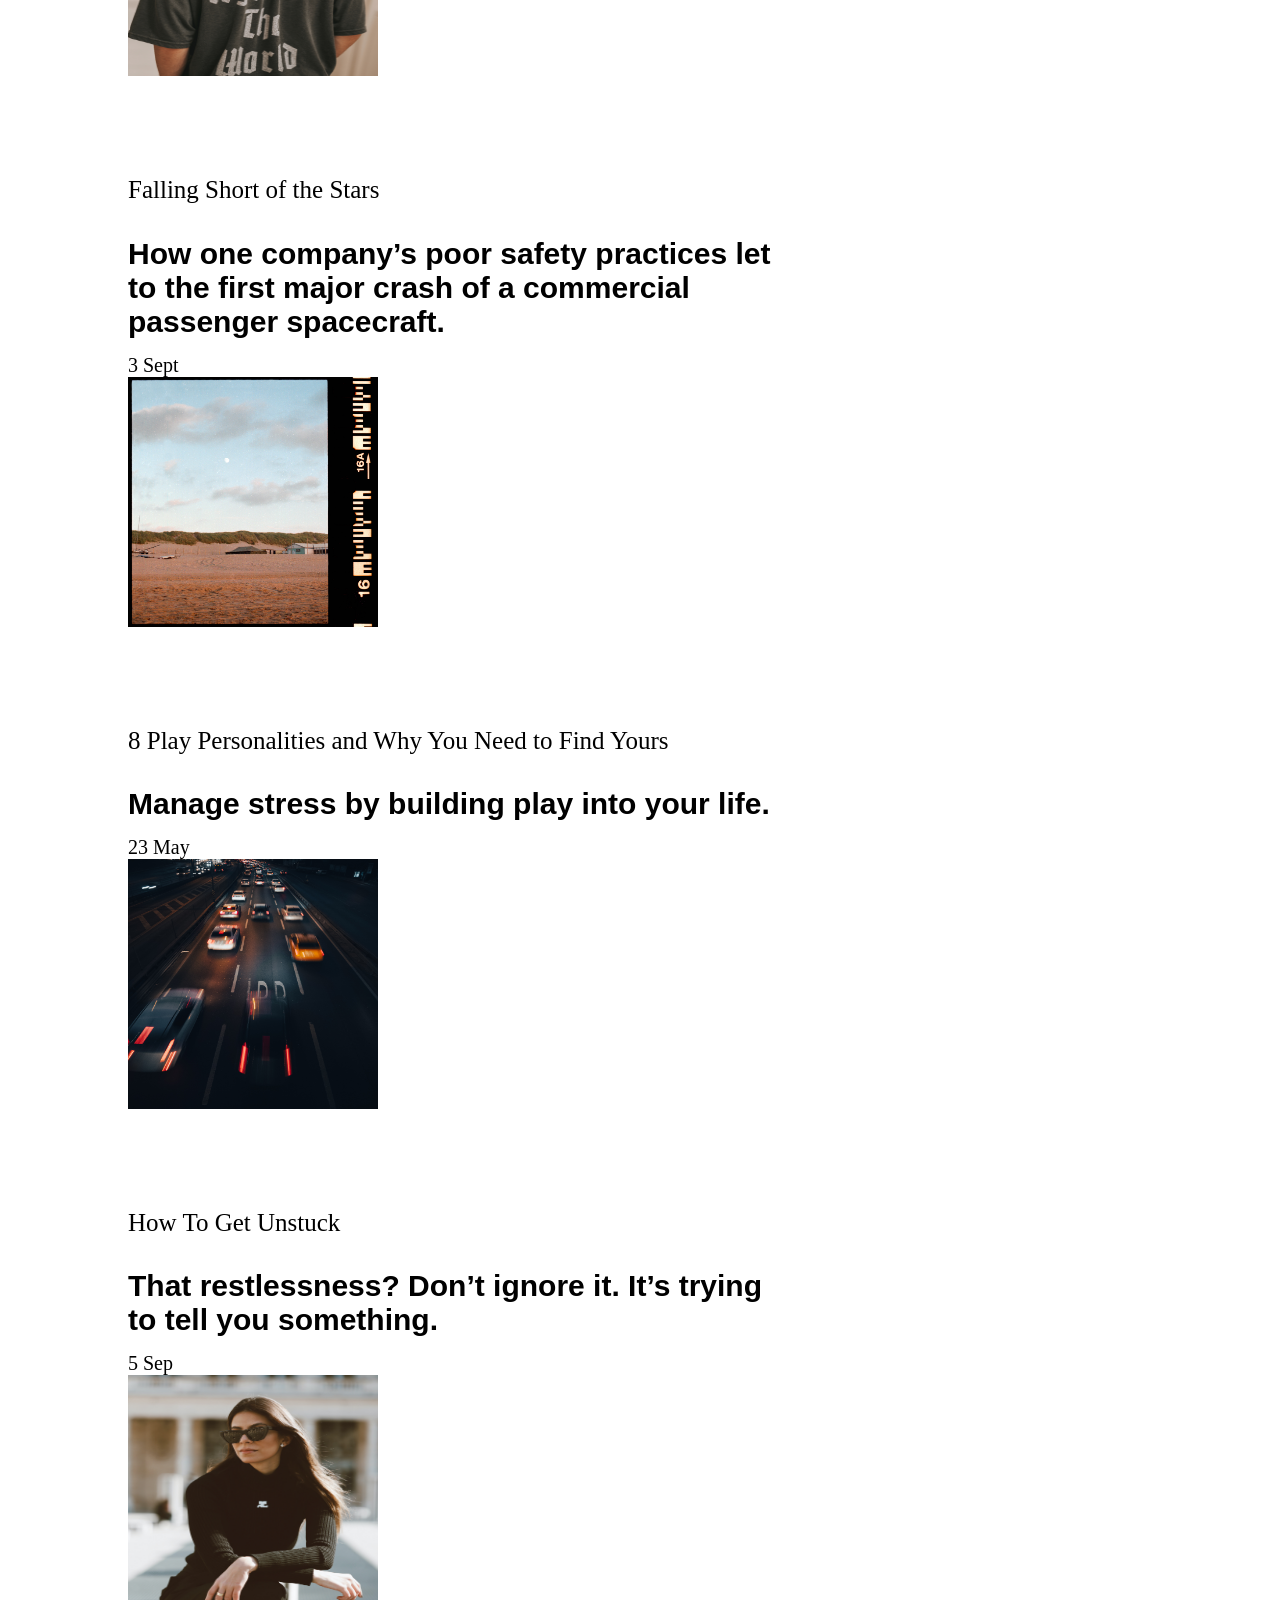
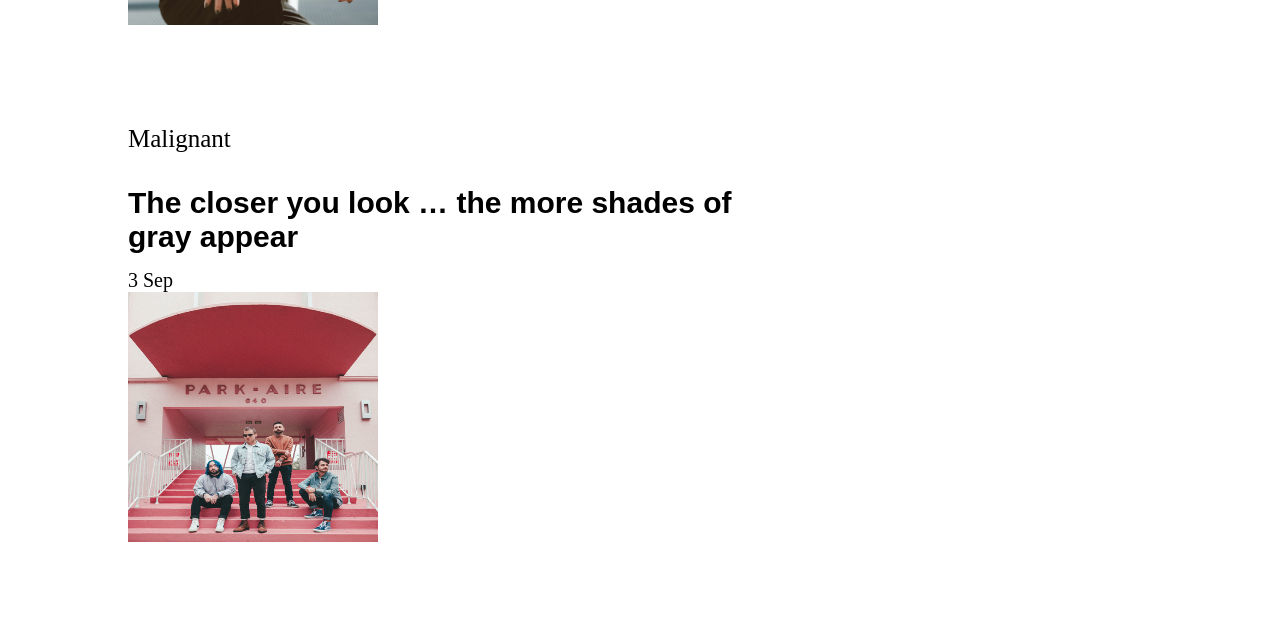
<file: medium-Clone/index.html>
<!DOCTYPE html>
<html lang="en">
<head>
    <meta charset="UTF-8">
    <meta http-equiv="X-UA-Compatible" content="IE=edge">
    <meta name="viewport" content="width=device-width, initial-scale=1.0"><meta name="viewport" content="width=device-width, initial-scale = 1.0, 
    maximum-scale=1.0, user-scalable=no" /> 
    <title>Document</title>
    <link rel="stylesheet" href="style.css">
</head>
<body>
    
   
        <div class  = "nav-body">
            <div class="navbar"> 
        
                <div class="nav_table">
                    <div class="table_content"> <h1>Medium</h1> </div>
                    <!-- <div class="table_content">Our story</div> -->
                    <!-- <div class="table_content">Membership</div> -->
                    <!-- <div class="table_content">Write</div> -->
                    <!-- <div class="table_content">Sign</div> -->
                    <button  class="button m-fix" >
                    Get Started
                </button>
                </div>

            </div>
        </div>

            <div class="Stay-Curious"> 
                <div class = "Stay-Curious-helper">Stay curious.
                    <br>
                    <div class="abc">Discover stories, thinking, and expertise  from writers on any topic.
                    <br><br>
                    <div class = "button">Start Reading</div>
                    </div>
                </div>
                
            </div>
            <h2 class = "heading-trending">TRENDING ON MEDIUM</h2>
           
                
         
                <div class = "trending-table">
                    
                            <div  class = " cell">
                                <div class="table-content-head">
                                    Tom Cooper</div>
                                <div class = "table-content-body">Memo To All Housekeeping, Kitchen, and Dining Room Staff At Mar-A-Lago</div>
                                <div class = "table-content-bottom">18 Aug</div>

                            </div>

                            <div class = " cell">
                                <div class="table-content-head">
                                    Pete Buttigieg</div>
                                 <div class = "table-content-body">Ukraine War, 4 September 2022: Ukrainian Attacks in Kherson Oblast</div>
                                <div class = "table-content-bottom">20 Aug</div>
    
                            </div>
                            
                            <div  class = " cell">
                                <div class="table-content-head">Pete Buttigieg</div>
                                 <div class = "table-content-body">One year in, parenting has taught us about vulnerability and gratitude</div>
                                <div class = "table-content-bottom">25 Aug</div>
        
                            </div>
                    
                            <div  class = " cell">
                                <div class="table-content-head">umair haque
                                    in
                                    Eudaimonia and Co</div>
                                <div class = "table-content-body">Biden’s Philly Speech Will Be a Turning Point for America — And the World</div>
                                <div class = "table-content-bottom">1 Sep</div>

                            </div>
                            <div  class = " cell">
                                <div class="table-content-head">Flutter
                                    Kevin Jamaul Chisholm in Flutter</div>
                                 <div class = "table-content-body">What’s new in Flutter 3.3</div>
                                <div class = "table-content-bottom">2 Sep</div>
    
                            </div>
                            <div  class = " cell">
                                <div class="table-content-head">Alexander Sidorov</div>
                                 <div class = "table-content-body">An almost religious case for Rust</div>
                                <div class = "table-content-bottom">8 Aug</div>
        
                            </div>
                 
                    </div>

        

       <div class = "myfeeds">
            <div class = "feeds">

                <div class = "high">
                    <div  class = " cells">
                        <div class="table-content-head">The Tyranny of Pants</div>
                        <div class = "table-content-body">Kimberly Chrisman-Campbell’s New Book, Skirts, Points Out the Folly of Wearing Jeans</div>
                        <div class = "table-content-bottom">7 Sept</div>
                    </div>

                    <div class = "img" >
                        <img src="./1.jpg" class = "images" >
                    </div>
                </div>


                <div class = "high">
                    <div  class = " cells">
                        <div class="table-content-head">Falling Short of the Stars</div>
                        <div class = "table-content-body">How one company’s poor safety practices let to the first major crash of a commercial passenger spacecraft.</div>
                        <div class = "table-content-bottom">3 Sept</div>
                    </div>

                    <div class = "img" >
                        <img src="./2.jpg" class = "images" >
                    </div>
                </div>






                <div class = "high">
                    <div  class = " cells">
                        <div class="table-content-head">8 Play Personalities and Why You Need to Find Yours</div>
                        <div class = "table-content-body">Manage stress by building play into your life.</div>
                        <div class = "table-content-bottom">23 May</div>
                    </div>

                    <div class = "img" >
                        <img src="./3.jpg" class = "images" >
                    </div>
                </div>




                <div class = "high">
                    <div  class = " cells">
                        <div class="table-content-head">
                            How To Get Unstuck</div>
                        <div class = "table-content-body">That restlessness? Don’t ignore it. It’s trying to tell you something.</div>
                        <div class = "table-content-bottom">5 Sep</div>
                    </div>

                    <div class = "img" >
                        <img src="./4.jpg" class = "images" >
                    </div>
                </div>

                <div class = "high">
                    <div  class = " cells">
                        <div class="table-content-head">
                            Malignant</div>
                        <div class = "table-content-body">The closer you look … the more shades of gray appear</div>
                        <div class = "table-content-bottom">3 Sep</div>
                    </div>

                    <div class = "img" >
                        <img src="./5.jpg" class = "images" >
                    </div>
                </div>
                

            </div>
            <div class = "interests" >
                <div class = "iter-rec" >
                    <div class = "heading-trending">Discover What Matters to You</div>
                    <div class = "drugs">
                        <button class = "button">Self</button>
                        <button class = "button">Relationships</button>
                        <button class = "button">Data Science</button>
                        <button class = "button">Programming</button>
                  
                         <button class = "button">Productivity</button>
                         <button class = "button">JavaScript</button>
                         <!-- <button class = "button">Machine Learning</button> -->
                         <button class = "button">Politics</button>
                         <button class = "button">Health</button>
                         <button class = "button">Business</button>
                        </div>
                </div>   

            </div> 

    
   
</body>
</html>
</file>
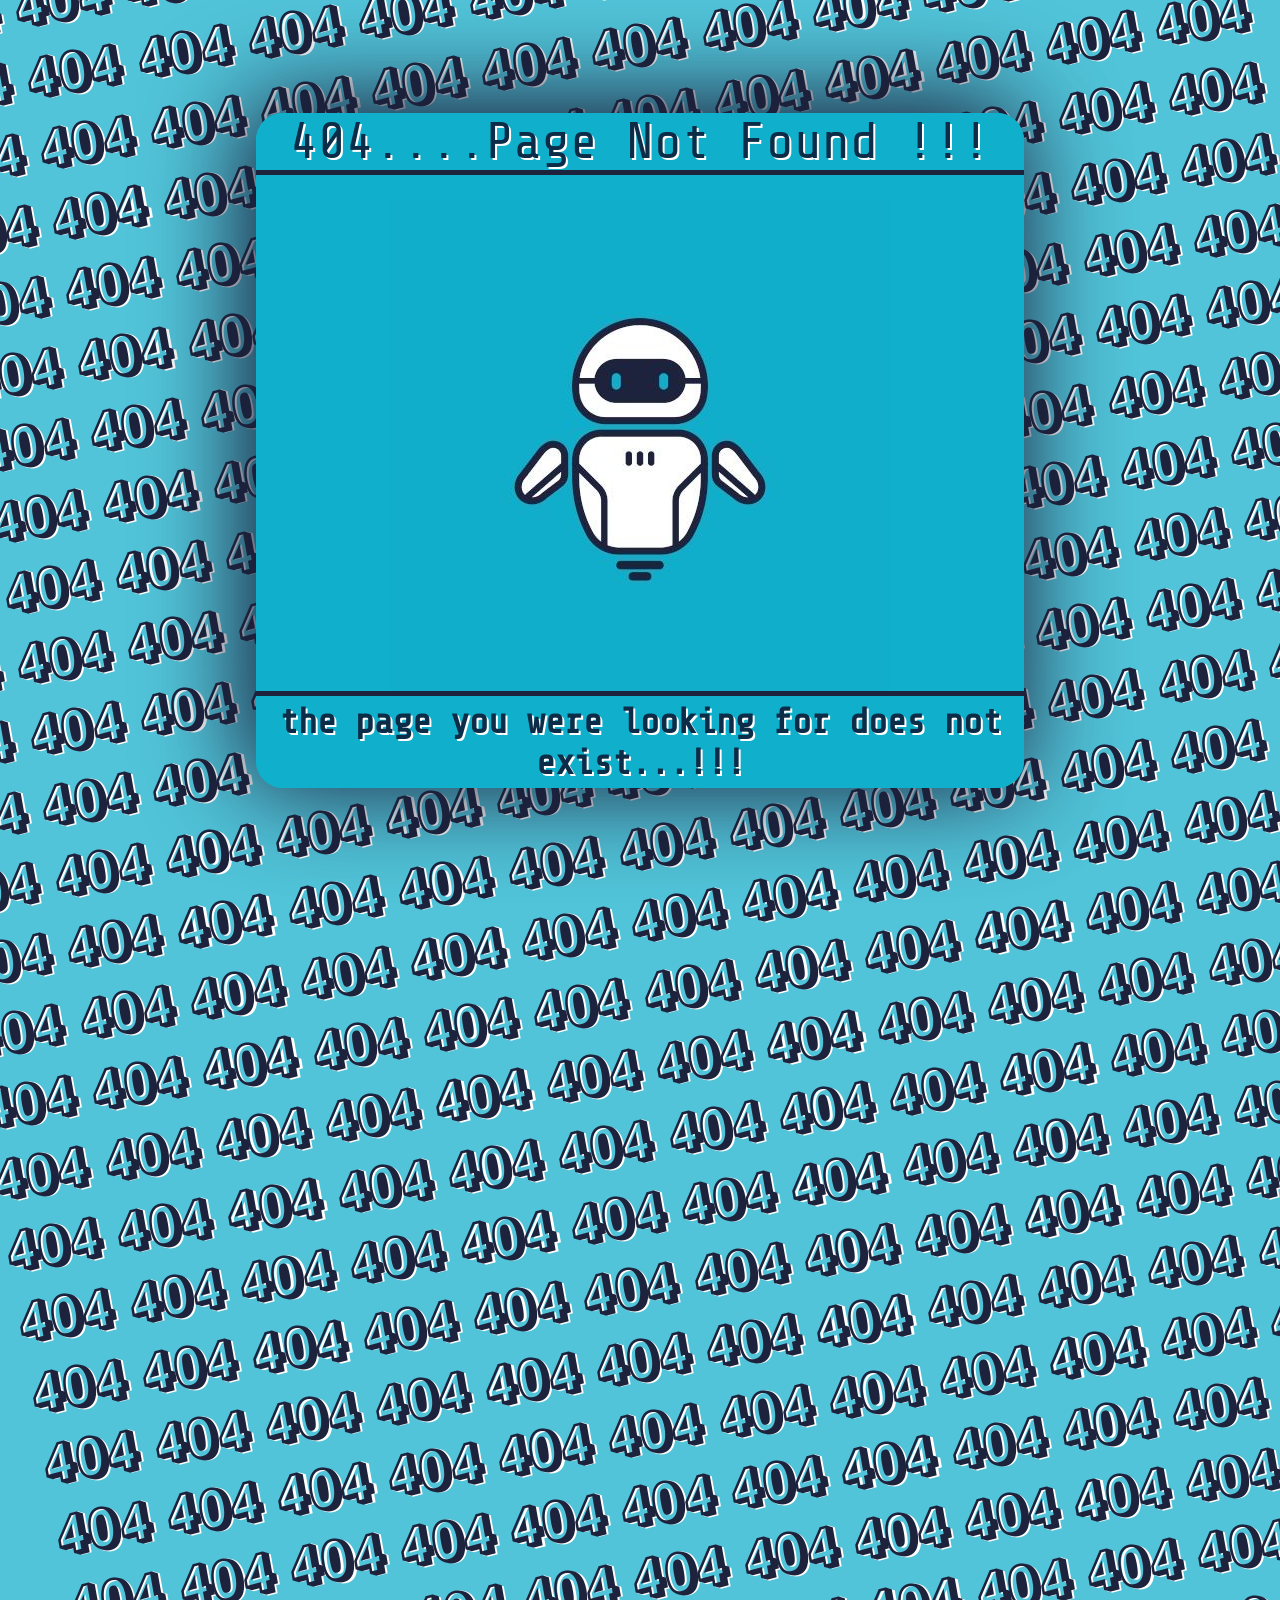
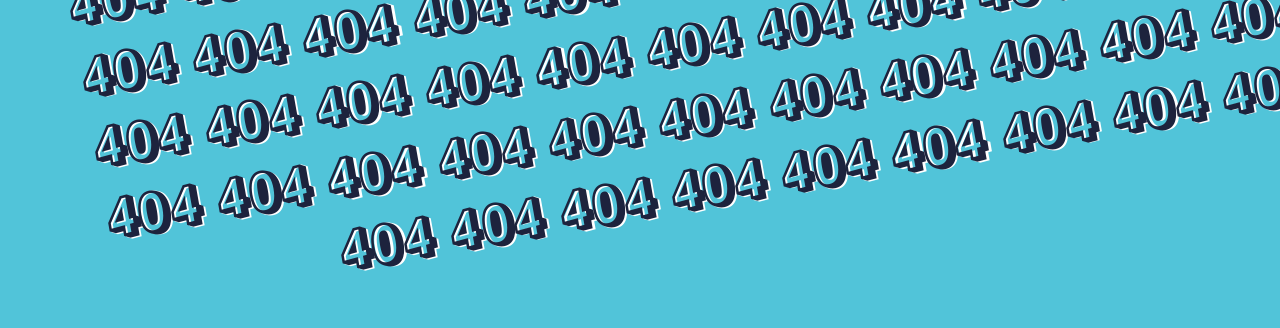
<file: Templates/404 error/index.html>
<!DOCTYPE html>
<html lang="en">
<head>
    <meta charset="UTF-8">
    <meta http-equiv="X-UA-Compatible" content="IE=edge">
    <meta name="viewport" content="width=device-width, initial-scale=1.0">
    <title>404 error</title>
    <link rel="stylesheet" href="./style.css">
</head>
<body>
    <div class="bg"><h1>404 404 404 404 404 404 404 404 404 404 404 404 404 404 404 404 404 404 404 404 404 404 404 404 404 404 404 404 404 404 404 404 404 404 404 404 404 404 404 404 404 404 404 404 404 404 404 404 404 404 404 404 404 404 404 404 404 404 404 404 404 404 404 404 404 404 404 404 404 404 404 404 404 404 404 404 404 404 404 404 404 404 404 404 404 404 404 404 404 404 404 404 404 404 404 404 404 404 404 404 404 404 404 404 404 404 404 404 404 404 404 404 404 404 404 404 404 404 404 404 404 404 404 404 404 404 404 404 404 404 404 404 404 404 404 404 404 404 404 404 404 404 404 404 404 404 404 404 404 404 404 404 404 404 404 404 404 404 404 404 404 404 404 404 404 404 404 404 404 404 404 404 404 404 404 404 404 404 404 404 404 404 404 404 404 404 404 404 404 404 404 404 404 404 404 404 404 404 404 404 404 404 404 404 404 404 404 404 404 404 404 404 404 404 404 404 404 404 404 404 404 404 404 404 404 404 404 404 404 404 404 404 404 404 404 404 404 404 404 404 404 404 404 404 404 404 404 404 404 404 404 404 404 404 404 404 404 404 404 404 404 404 404 404 404 404 404 404 404 404 404 404 404 404 404 404 404 404 404 404 404 404 404 404 404 404 404 404 404 404 404 404 404 404 404 404 404 404 404 404 404 404 404 404 404 404 404 404 404 404 404 404 404 404 404 404 404 404 404 404 404 404 404 404 404 404 404 404 404 404 404 404 404 404 404 404 404 404 404 404 404 404 404 404 404 404 404 404 404 404 404 404 404 404 404 404 404 404 404 404  </h1>
    </div>
    <main>
        <p>404....Page Not Found !!!</p>
        <img src="./robo.jpeg" alt="logo">
        <h2>the page you were looking for does not exist...!!!</h2>
    </main>
</body>
</html>
</file>
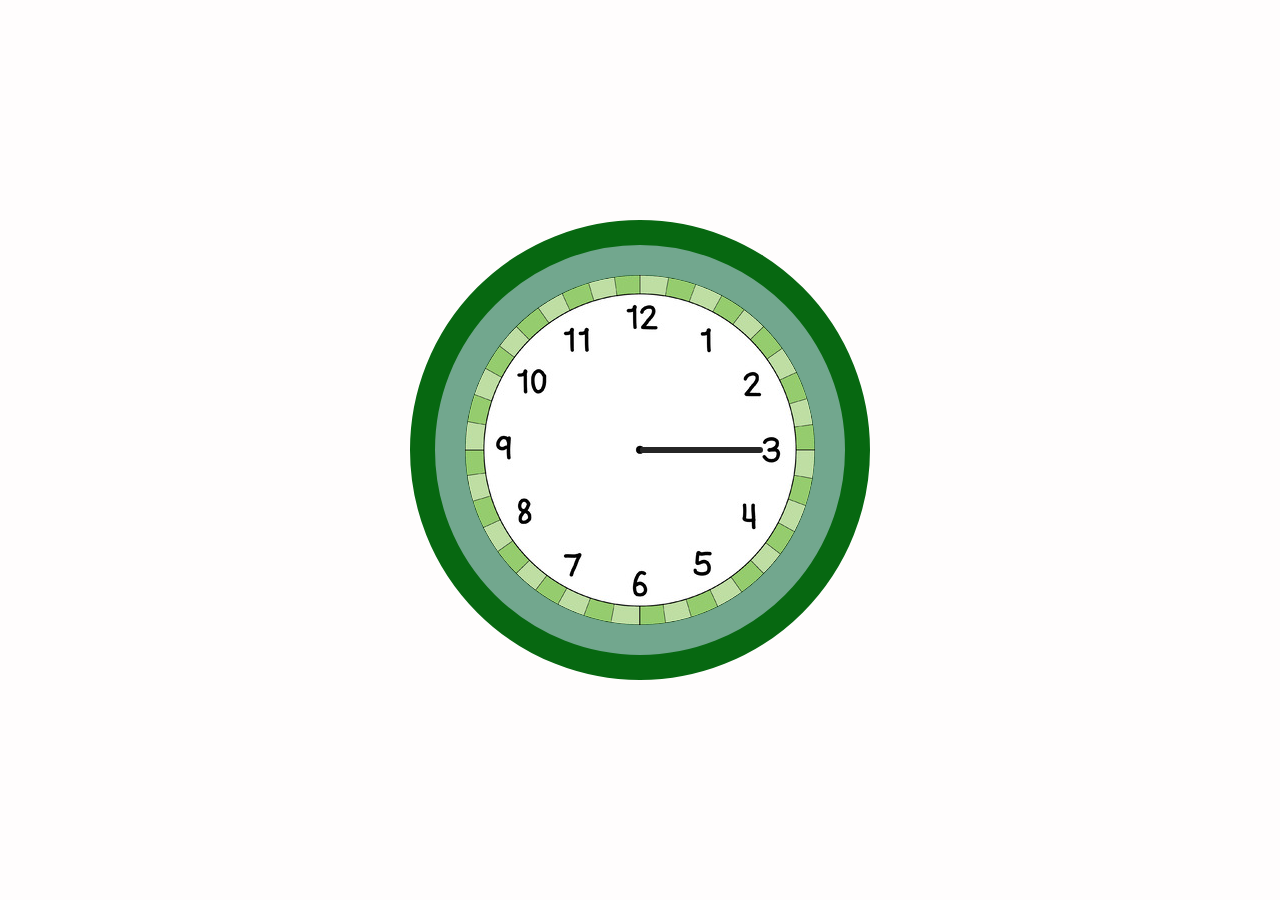
<file: Templates/Animation_clock/index.html>
<!DOCTYPE html>
<html lang="en">
<head>
    <meta charset="UTF-8">
    <meta http-equiv="X-UA-Compatible" content="IE=edge">
    <meta name="viewport" content="width=device-width, initial-scale=1.0">
    <title>Animation Clock</title>
    <link rel="stylesheet" href="style.css">
</head>
<body>
    <div class="clock">
        <div class="color"></div>
    </div>
    
</body>
</html>
</file>
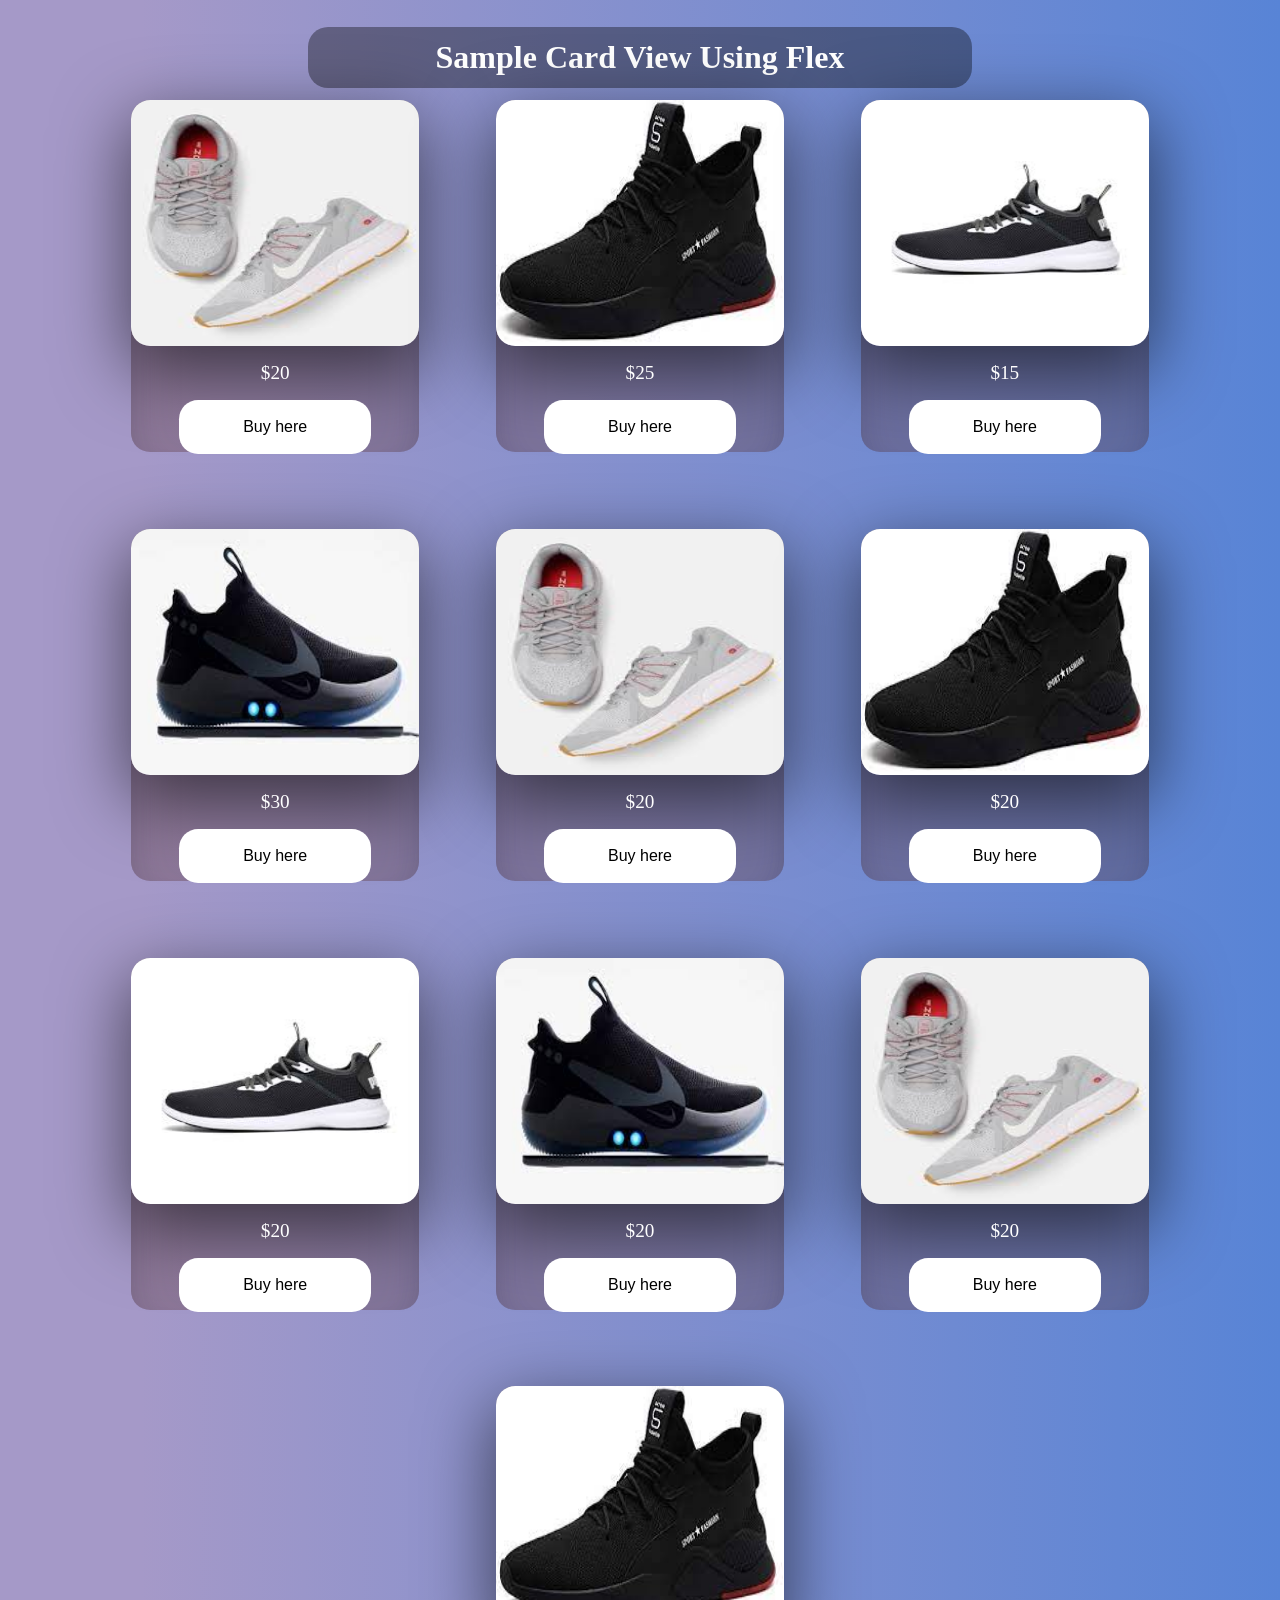
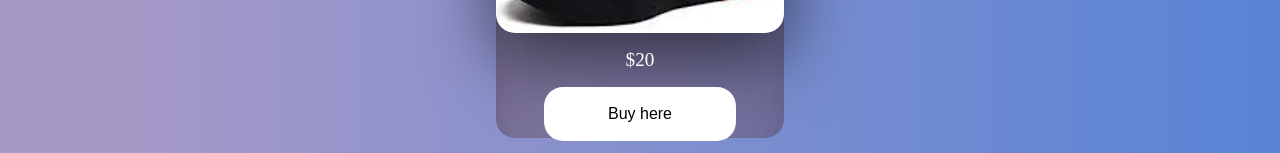
<file: Templates/cards-shopping/index.html>
<!DOCTYPE html>
<html lang="en">
<head>
    <meta charset="UTF-8">
    <meta http-equiv="X-UA-Compatible" content="IE=edge">
    <meta name="viewport" content="width=device-width, initial-scale=1.0">
    <title>Cards Responsive Design</title>
    <link rel="stylesheet" href="./style.css">
</head>
<body>
    <h1>Sample Card View Using Flex</h1>
    <div class='container'>
        <div class="card">
            <img src="../../img/img/img1.jpg">
            <span class="price">$20</span>
            <a href="https://www.amazon.in/Lancer-Running-Shoes-9-India-INDUS-26LGR-RBL-9/dp/B07FG7SYWF/ref=asc_df_B07FG7SYWF/?tag=googleshopdes-21&linkCode=df0&hvadid=396988846071&hvpos=&hvnetw=g&hvrand=12103175069738604064&hvpone=&hvptwo=&hvqmt=&hvdev=c&hvdvcmdl=&hvlocint=&hvlocphy=9062193&hvtargid=pla-841008878876&psc=1&ext_vrnc=hi" target="_blank"><button>Buy here</button></a>
        </div>
        <div class="card">
            <img src="../../img/img/img2.jpg">
            <span class="price">$25</span>
            <a href="https://www.amazon.in/Lancer-Running-Shoes-9-India-INDUS-26LGR-RBL-9/dp/B07FG7SYWF/ref=asc_df_B07FG7SYWF/?tag=googleshopdes-21&linkCode=df0&hvadid=396988846071&hvpos=&hvnetw=g&hvrand=12103175069738604064&hvpone=&hvptwo=&hvqmt=&hvdev=c&hvdvcmdl=&hvlocint=&hvlocphy=9062193&hvtargid=pla-841008878876&psc=1&ext_vrnc=hi" target="_blank"><button>Buy here</button></a>
        </div>
        <div class="card">
            <img src="../../img/img/img3.jpg">
            <span class="price">$15</span>
            <a href="https://www.amazon.in/Lancer-Running-Shoes-9-India-INDUS-26LGR-RBL-9/dp/B07FG7SYWF/ref=asc_df_B07FG7SYWF/?tag=googleshopdes-21&linkCode=df0&hvadid=396988846071&hvpos=&hvnetw=g&hvrand=12103175069738604064&hvpone=&hvptwo=&hvqmt=&hvdev=c&hvdvcmdl=&hvlocint=&hvlocphy=9062193&hvtargid=pla-841008878876&psc=1&ext_vrnc=hi" target="_blank"><button>Buy here</button></a>
        </div>
        <div class="card">
            <img src="../../img/img/img4.jpg">
            <span class="price">$30</span>
            <a href="https://www.amazon.in/Lancer-Running-Shoes-9-India-INDUS-26LGR-RBL-9/dp/B07FG7SYWF/ref=asc_df_B07FG7SYWF/?tag=googleshopdes-21&linkCode=df0&hvadid=396988846071&hvpos=&hvnetw=g&hvrand=12103175069738604064&hvpone=&hvptwo=&hvqmt=&hvdev=c&hvdvcmdl=&hvlocint=&hvlocphy=9062193&hvtargid=pla-841008878876&psc=1&ext_vrnc=hi" target="_blank"><button>Buy here</button></a>
        </div>
        <div class="card">
            <img src="../../img/img/img1.jpg">
            <span class="price">$20</span>
            <a href="https://www.amazon.in/Lancer-Running-Shoes-9-India-INDUS-26LGR-RBL-9/dp/B07FG7SYWF/ref=asc_df_B07FG7SYWF/?tag=googleshopdes-21&linkCode=df0&hvadid=396988846071&hvpos=&hvnetw=g&hvrand=12103175069738604064&hvpone=&hvptwo=&hvqmt=&hvdev=c&hvdvcmdl=&hvlocint=&hvlocphy=9062193&hvtargid=pla-841008878876&psc=1&ext_vrnc=hi" target="_blank"><button>Buy here</button></a>
        </div>
        <div class="card">
            <img src="../../img/img/img2.jpg">
            <span class="price">$20</span>
            <a href="https://www.amazon.in/Lancer-Running-Shoes-9-India-INDUS-26LGR-RBL-9/dp/B07FG7SYWF/ref=asc_df_B07FG7SYWF/?tag=googleshopdes-21&linkCode=df0&hvadid=396988846071&hvpos=&hvnetw=g&hvrand=12103175069738604064&hvpone=&hvptwo=&hvqmt=&hvdev=c&hvdvcmdl=&hvlocint=&hvlocphy=9062193&hvtargid=pla-841008878876&psc=1&ext_vrnc=hi" target="_blank"><button>Buy here</button></a>
        </div>
        <div class="card">
            <img src="../../img/img/img3.jpg">
            <span class="price">$20</span>
            <a href="https://www.amazon.in/Lancer-Running-Shoes-9-India-INDUS-26LGR-RBL-9/dp/B07FG7SYWF/ref=asc_df_B07FG7SYWF/?tag=googleshopdes-21&linkCode=df0&hvadid=396988846071&hvpos=&hvnetw=g&hvrand=12103175069738604064&hvpone=&hvptwo=&hvqmt=&hvdev=c&hvdvcmdl=&hvlocint=&hvlocphy=9062193&hvtargid=pla-841008878876&psc=1&ext_vrnc=hi" target="_blank"><button>Buy here</button></a>
        </div>
        <div class="card">
            <img src="../../img/img/img4.jpg">
            <span class="price">$20</span>
            <a href="https://www.amazon.in/Lancer-Running-Shoes-9-India-INDUS-26LGR-RBL-9/dp/B07FG7SYWF/ref=asc_df_B07FG7SYWF/?tag=googleshopdes-21&linkCode=df0&hvadid=396988846071&hvpos=&hvnetw=g&hvrand=12103175069738604064&hvpone=&hvptwo=&hvqmt=&hvdev=c&hvdvcmdl=&hvlocint=&hvlocphy=9062193&hvtargid=pla-841008878876&psc=1&ext_vrnc=hi" target="_blank"><button>Buy here</button></a>
        </div>
        <div class="card">
            <img src="../../img/img/img1.jpg">
            <span class="price">$20</span>
            <a href="https://www.amazon.in/Lancer-Running-Shoes-9-India-INDUS-26LGR-RBL-9/dp/B07FG7SYWF/ref=asc_df_B07FG7SYWF/?tag=googleshopdes-21&linkCode=df0&hvadid=396988846071&hvpos=&hvnetw=g&hvrand=12103175069738604064&hvpone=&hvptwo=&hvqmt=&hvdev=c&hvdvcmdl=&hvlocint=&hvlocphy=9062193&hvtargid=pla-841008878876&psc=1&ext_vrnc=hi" target="_blank"><button>Buy here</button></a>
        </div><div class="card">
            <img src="../../img/img/img2.jpg">
            <span class="price">$20</span>
            <a href="https://www.amazon.in/Lancer-Running-Shoes-9-India-INDUS-26LGR-RBL-9/dp/B07FG7SYWF/ref=asc_df_B07FG7SYWF/?tag=googleshopdes-21&linkCode=df0&hvadid=396988846071&hvpos=&hvnetw=g&hvrand=12103175069738604064&hvpone=&hvptwo=&hvqmt=&hvdev=c&hvdvcmdl=&hvlocint=&hvlocphy=9062193&hvtargid=pla-841008878876&psc=1&ext_vrnc=hi" target="_blank"><button>Buy here</button></a>
        </div>

    </div>
</body>
</html>
</file>
<file: Coders Evoker Website/assets/css/styles.css>
/*==================== GOOGLE FONTS ===================*/
@import url('https://fonts.googleapis.com/css2?family=Poppins:wght@400;500;600&display=swap');

/*==================== VARIABLES CSS ==================*/
:root {
    --header-height: 3rem;

    /*================== Colors ======================*/
    /* Change favorite color */
    --hue-color: 335; /*Purple 250 - Green 142 - Blue 230 - Pink 340*/

    /* HSL color mode */
    --first-color: hsl(var(--hue-color), 90%, 51%);
    --first-color-second: hsl(var(--hue-color), 69%, 61%) ;
    --first-color-alt: hsl(var(--hue-color), 57%, 53%);
    --first-color-lighter: hsl(var(--hue-color), 92%, 85%);
    --title-color: hsl(var(--hue-color), 9%, 15%);
    --text-color: hsl(var(--hue-color), 8%, 45%);
    --text-color-light: hsl(var(--hue-color), 8%, 65%);
    --input-color: hsl(var(--hue-color), 70%, 96%);
    --body-color: hsl(var(--hue-color), 60%, 99%);
    --container-color: hsl(var(--hue-color), 100%, 98%);
    --scroll-bar-color: hsl(var(--hue-color), 12%, 90%);
    --scroll-thumb-color: hsl(var(--hue-color), 12%, 80%);

    /*========== Font and typography ==========*/
    --body-font: 'Poppins', sans-serif;

    /* .5rem = 8px, 1rem = 16px, 1.5rem = 24px ... */
    --big-font-size: 2rem;
    --h1-font-size: 1.5rem;
    --h2-font-size: 1.25rem;
    --h3-font-size: 1.125rem;
    --normal-font-size: .938rem;
    --small-font-size: .813rem;
    --smaller-font-size: .75rem;

    /*========== Font weight ==========*/
    --font-medium: 500;
    --font-semi-bold: 600;

    /*========== Margenes Bottom ==========*/
    /* .25rem = 4px, .5rem = 8px, .75rem = 12px ... */
    --mb-0-25: .25rem;
    --mb-0-5: .5rem;
    --mb-0-75: .75rem;
    --mb-1: 1rem;
    --mb-1-5: 1.5rem;
    --mb-2: 2rem;
    --mb-2-5: 2.5rem;
    --mb-3: 3rem;

    /*========== z index ==========*/
    --z-tooltip: 10;
    --z-fixed: 100;
    --z-modal: 1000;
}

/* Font size for large devices */
@media screen and (min-width: 968px) {
    :root {
        --big-font-size: 3rem;
        --h1-font-size: 2.25rem;
        --h2-font-size: 1.5rem;
        --h3-font-size: 1.25rem;
        --normal-font-size: 1rem;
        --small-font-size: .875rem;
        --smaller-font-size: .813rem;
    }
}
/*========== Variables Dark theme ==========*/
body.dark-theme {
    /* HSL color mode */
--first-color-second: hsl(var(--hue-color), 30%, 8%);
--title-color: hsl(var(--hue-color), 8%, 95%);
--text-color: hsl(var(--hue-color), 8%, 45%);
--text-color-light: hsl(var(--hue-color), 8%, 75%);
--input-color: hsl(var(--hue-color), 29%, 16%);
--body-color: hsl(var(--hue-color), 28%, 12%);
--container-color: hsl(var(--hue-color), 29%, 16%);
--scroll-bar-color: hsl(var(--hue-color), 12%, 48%);
--scroll-thumb-color: hsl(var(--hue-color), 12%, 36%);
}


/*========== Button Dark/Light ==========*/
.nav__btns {
    display: flex;
    align-items: center;

}

.change-theme {
    font-size: 1.25rem;
    color: var(--title-color);
    margin-right: var(--mb-1);
    cursor: pointer;
}

.change-theme:hover {
    color: var(--first-color);
}

/*==================== BASE ====================*/
* {
    box-sizing: border-box;
    padding: 0;
    margin: 0;
}

html {
    scroll-behavior: smooth;
}

body {
    margin: 0 0 var(--header-height) 0;
    font-family: var(--body-font);
    font-size: var(--normal-font-size);
    background-color: var(--body-color);
    color: var(--text-color);
}

h1, h2, h3, h4 {
    color: var(--title-color);
    font-weight: var(--font-semi-bold);
}

ul {
    list-style: none;
}

a {
    text-decoration: none;
}

img {
    max-width: 100%;
    height: auto;
}

/*==================== REUSABLE CSS CLASSES ====================*/
.section {
    padding: 2rem 0 4rem;

}

.section__title {
    font-size: var(--h1-font-size);
}

.section__subtitle {
    display: block;
    font-size: var(--small-font-size);
    margin-bottom: var(--mb-3);
}

.section__title, .section__subtitle {
    text-align: center;
}

/*==================== LAYOUT ====================*/
.container {
    max-width: 768px;
    margin-left: var(--mb-1-5);
    margin-right: var(--mb-1-5);
}

.grid {
    display: grid;
    gap: 1.5rem;
}

.header {
    width: 100%;
    position: fixed;
    bottom: 0;
    left: 0;
    z-index: var(--z-fixed);
    background-color: var(--body-color);

}
.bd-grid{
    max-width: 1024px;
    display: grid;
    grid-template-columns: 100%;
    column-gap: 2rem;
    width: calc(100% - 2rem);
    margin-left: 1rem;
    margin-right: 1rem;
  }
  

/*==================== NAV ====================*/

.nav {
    max-width: 968px;
    height: var(--header-height);
    display: flex;
    justify-content: space-between;
    align-items: center; 

}

.nav__logo, .nav__toggle {
    color: var(--title-color);
    font-weight: var(--font-medium);
}

.nav__logo:hover {
    color: var(--first-color)
}

.nav__toggle {
    font-size: 1.1rem;
    cursor: pointer;

}

.nav__toggle:hover {
    color: var(--first-color);
}

@media screen and (max-width: 767px) {
    .nav__menu {
        position: fixed;
        bottom: -100%;
        left: 0;
        width: 100%;
        background-color: var(--body-color);
        padding: 2rem, 1.5rem, 4rem;
        box-shadow: 0 -1px 4px rgba(0,0,0,.15);
        border-radius: 1.5rem 1.5rem 0 0;
        transition: .3s;
    }
}

.nav__list {
    grid-template-columns: repeat(3, 1fr);
    gap: 2rem;
}

.nav__link {
    display: flex;
    flex-direction: column;
    align-items: center;
    font-size: var(--small-font-size);
    color: var(--title-color);
    font-weight: var(--font-medium);

}

.nav__link:hover {
    color: var(--first-color);
}

.nav__icon {
    font-size: 1.2rem;
}

.nav__close {
    position: absolute;
    right: 1.3rem;
    bottom: .5rem;
    font-size: 1.5rem;
    cursor: pointer;
    color: var(--first-color)
}

.nav__close:hover {
    color: var(--first-color-alt)
}
.login__button{
       display: inline-block;
        background: transparent;
        color: var(--first-color);
        border-color: var(--first-color);
        border-style: solid;
        border-width: 0.125rem;
        border-radius: 1rem;
        padding: 0.125rem 1rem;
  }
.register__button{
    display: inline-block;
    background-color: var(--first-color);
    color: #FFF;
    padding: 0.125rem 1rem;
    border-radius: 1rem;
  }
/* show menu */
.show-menu{
    bottom: 0
}

/* Active link */
.active-link {
    color: var(--first-color);
}

/* Change background header */
.scroll-header {
    box-shadow: 0 -1px 4px rgba(0,0,0, .15);
    
}

/*===== HOME =====*/
.home{
    overflow: hidden;
  }
  
  .home__container{
    height: calc(100vh - var(--header-height));
    grid-template-rows: repeat(2, max-content);
    row-gap: 1.5rem;
  }
  
  .home__img{
    position: relative;
    padding-top: 1.5rem;
    justify-self: center;
    width: 302px;
    height: 233px;
  }
  
  .home__img img{
    position: absolute;
    top: 0;
    left: 0;
  }
  
  .home__data{
    color: var(--white-color);
  }
  
  .home__title{
    font-size: var(--big-font-size);
    line-height: 1.3;
    margin-bottom: 1rem;
  }
  
  .home__description{
    margin-bottom: 2.5rem;
  }
  
  .home__button{
    display: inline-block;
    background-color: var(--first-color);
    color: #FFF;
    padding: 1.125rem 2rem;
    border-radius: .5rem;
  }
  
/*==================== BUTTONS ====================*/

.button {
    display: inline-block;
    background-color: var(--first-color);
    color: #FFFF;
    padding: 1rem;
    border-radius: .5rem;
    font-weight: var(--font-medium);

}

.button:hover {
    background-color: var(--first-color-alt);
}

.button__icon {
    font-size: 1.2rem;
    margin-left: var(--mb-0-5);
    transition: .3s;
}

.button--white {
    background-color: #FFF;
    color: var(--first-color)
}

.button--white:hover {
    background-color: #FFF;
}

.button--flex {
    display: inline-flex;
    align-items: center;
    transition: .3s;

}

.button--small {
    padding: .75rem 1rem;
}

.button--link {
    padding: 0;
    background-color: transparent;
    color: var(--first-color);
}

.button--link:hover {
    background-color: transparent;
    color: var(--first-color-alt);
}


/*==================== ABOUT ====================*/
.about__img {
    width: 200px;
    border-radius: .5rem;
    justify-self: center;
    align-self: center;

}

.about__description {
    text-align: center;
    margin-bottom: var(--mb-2-5);

}

.about__info {
    display: flex;
    justify-content: space-evenly;
    margin-bottom: var(--mb-2-5);
}

.about__info-title {
    font-size: var(--h2-font-size);
    font-weight: var(--font-semi-bold);
    color: var(--title-color);
}

.about__info-name {
    font-size: var(--smaller-font-size);

}

.about__info-title, .about__info-name {
    display: block;
    text-align: center;

}

.about__buttons {
    display: flex;
    justify-content: center;
}

/*==================== SERVICES ====================*/
.services__container {
    gap: 1.5rem;
    grid-template-columns: repeat(2, 1fr);
}

.services__content {
    position: relative;
    background-color: var(--container-color);
    padding: 3.5rem .5rem 1.25rem 1.5rem;
    border-radius: .25rem;
    box-shadow: 0 2px 4px rgba(0,0,0,.15);
    transition: .3s;
}

.services__content:hover {
    box-shadow: 0 4px 8px rgba(0,0,0, .30)
}

.services__icon {
    display: block;
    font-size: 1.5rem;
    color: var(--first-color);
    margin-bottom: var(--mb-1);
}

.services__title {
    font-size: var(--h3-font-size);
    margin-bottom: var(--mb-1);
    font-weight: var(--font-medium);
}

.services__button {
    cursor: pointer;
    font-size: var(--small-font-size);
}

.services__button:hover .button__icon {
    transform: translateX(.25rem);
}

.services__modal {
    position: fixed;
    top: 0;
    left: 0;
    right: 0;
    bottom: 0;
    background-color: rgba(0, 0, 0, .5);
    display: flex;
    align-items: center;
    justify-content: center;
    padding: 0 1rem;
    z-index: var(--z-modal);
    opacity: 0; 
    visibility: hidden;
    transition: .3s
}

.services__modal-content {
    position: relative;
    background-color: var(--container-color);
    padding: 1.5rem;
    border-radius: .5rem;
}

.services__modal-services {
    row-gap: 1rem;
}

.services__modal-service {
    display: flex;
}

.services__modal-title {
    font-size: var(--h3-font-size);
    font-weight: var(--font-medium);
    margin-bottom: var(--mb-1-5);
}

.services__modal-close {
    position: absolute;
    top: 1rem;
    right: 1rem;
    font-size: 1.5rem;
    color: var(--first-color);
    cursor: pointer;
}

.services__modal-icon {
    color: var(--first-color);
    margin-right: var(--mb-0-25);

}

/* Active Modal */
.active-modal {
    opacity: 1;
    visibility: visible;
}

/*==================== company ====================*/
.company__container {
    overflow: initial;
}

.company__content {
    padding: 0 1.5rem;
}

.company__img {
    width: 265px;
    border-radius: .5rem;
    justify-self: center;
}

.company__title {
    font-size: var(--h3-font-size);
    margin-bottom: var(--mb-0-5);
}

.company__description {
    margin-bottom: var(--mb-0-75);
}

.company__button:hover .button__icon {
    transform: translateX(.25rem);
}

.swiper-button-prev::after, .swiper-button-next::after {
    content: '';
}

.swiper-company-icon {
    font-size: 2rem;
    color: var(--first-color);
}

.swiper-button-prev {
    left: -.5rem;
}

.swiper-button-next {
    right: -.5rem;
}

.swiper-container-horizontal > .swiper-pagination-bullets {
    bottom: -2.5rem;
}

.swiper-pagination-bullet-active {
    background-color: var(--first-color);

}

.swiper-button-prev, 
.swiper-button-next,
.swiper-pagination-bullet {
    outline: none;
}
/*==================== PROJECT====================*/
.project {
    text-align: center;
}

.project__bg {
    background-color: var(--first-color-second);
    padding-top: 3rem;
}

.project__title {
    font-size: var(--h2-font-size);
    margin-bottom: var(--mb-0-75);
}

.project__description {
    margin-bottom: var(--mb-1-5);

}

.project__title, .project__description {
    color: #FFF;
}

.project__img {
    width: 300px;
    vertical-align: top;
    justify-self:center;
}

/*==================== TESTIMONIAL ====================*/
.testimonial__data, .testimonial__header {
    display: flex;
}

.testimonial__data {
    justify-content: space-between;
    margin-bottom: var(--mb-1);
}

.testimonial__img {
    width: 60px;
    height: 60px;
    border-radius: 50%;
    margin-right: var(--mb-0-75);
}

.testimonial__name {
    font-size: var(--h3-font-size);
    font-weight: var(--font-medium);
}

.testimonial__client {
    font-size: var(--small-font-size);
    color: var(--text-color-light);
}

.testimonial__description {
    margin-bottom: var(--mb-2-5);
}

.testimonial__icon-star {
    color: var(--first-color)
}

.swiper-container .swiper-pagination-testimonial {
    bottom: 0
}
/*==================== faq ====================*/
.faq__container {
    row-gap: 0;
}

.faq__header {
    display: flex;
    align-items: center;
    margin-bottom: var(--mb-2-5);
    cursor: pointer;
}

.faq__icon, .faq__arrow {
    font-size: 2rem;
    color: var(--first-color);

}

.faq__icon {
    margin-right: var(--mb-0-75);
}

.faq__title {
    font-size: var(--h3-font-size);
}

.faq__subtitle {
    font-size: var(--small-font-size);
    color: var(--text-color-light);
    

}

.faq__arrow {
    margin-left: auto;
    transition: .4s;

}

.faq__list {
    row-gap: 1.5rem;
    padding-left: 2.7rem;
}

.faq__titles {
    display: flex;
    justify-content: space-between;
    margin-bottom: var(--mb-0-5)
}

.faq__name {
    font-size: var(--normal-font-size);
    font-weight: var(--font-medium);
}

.faq__close .faq__list {
    height: 0;
    overflow: hidden;
}

.faq__open .faq__list {
    height: max-content;
    margin-bottom: var(--mb-2-5);
}
.faq__close .faq__arrow {
    transform: rotate(-180deg);
}
/*==================== CONTACT US ====================*/
.contact__container {
    row-gap: 3rem;
}

.contact__information {
    display: flex;
    margin-bottom: var(--mb-2)
}

.contact__icon {
    font-size: 1.5rem;
    color: var(--first-color);
    margin-right: var(--mb-0-75);
}

.content__title {
    font-size: var(--h3-font-size);
    font-weight: var(--font-medium);
}

.contact__subtitle {
    font-size: var(--small-font-size);
    color: var(--text-color-light);
}

.contact__content {
    background-color: var(--input-color);
    border-radius: .5rem;
    padding: .75rem 1rem .25rem;
}

.contact__label {
    font-size: var(--smaller-font-size);
    color: var(--title-color);
}

.contact__input {
    width: 100%;
    background-color: var(--input-color);
    color: var(--text-color);
    font-family: var(--body-font);
    font-size: var(--normal-font-size);
    border: none;
    outline: none;
    padding: .25rem .5rem .5rem 0;
}

/*==================== FOOTER ====================*/
.footer {
    padding-top: 2rem;
}

.footer__container {
    row-gap: 3.5rem;
}

.footer__bg {
    background-color: var(--first-color-second);
    padding: 2rem 0 3rem;
}

.footer__title {
    font-size: var(--h1-font-size);
    margin-bottom: var(--mb-0-25);

}

.footer__subtitle {
    font-size: var(--small-font-size);
}

.footer__links {
    display: flex;
    flex-direction: column;
    row-gap: 1.5rem;
}

.footer__link:hover {
    color: var(--first-color-lighter);
}

.footer__social {
    font-size: 1.25rem;
    margin-right: var(--mb-1-5);
}

.footer__social:hover {
    color: var(--first-color-lighter);
}

.footer__copy {
    font-size: var(--smaller-font-size);
    text-align: center;
    color: #FFF;
    margin-top: var(--mb-3)
}

.footer__title,
.footer__subtitle,
.footer__link,
.footer__social {
    color: #FFF;
}

/*========== SCROLL UP ==========*/
.scrollup {
    position: fixed;
    right: 1rem;
    bottom: -20%;
    background-color: var(--first-color);
    opacity: .8;
    padding: 0 .3rem;
    border-radius: .4rem;
    z-index: var(--z-tooltip);
    transition: .4s;
}

.scrollup:hover {
    background-color: var(--first-color-alt);
}

.scrollup__icon {
    font-size: 1.5rem;
    color: #FFF;
}

/* Show scroll */
.show-scroll {
    bottom: 5rem;
}

/*========== SCROLL BAR ==========*/
::-webkit-scrollbar {
    width: .60rem;
    background-color: var(--scroll-bar-color);
    border-radius: .5rem;
}

::-webkit-scrollbar-thumb {
    background-color: var(--scroll-thumb-color);
    border-radius: .5rem;
}

::-webkit-scrollbar-thumb:hover {
    background-color: var(--text-color-light);
}

/*==================== MEDIA QUERIES ====================*/
/* For small devices */
@media screen and (max-width: 350px) {
    .container {
        margin-left: var(--mb-1);
        margin-right: var(--mb-1);
    }
    .nav__menu {
        padding: 2rem .25rem 4rem;
    }

    .nav__list {
        column-gap: 0;
    }
    .home__content {
        grid-template-columns: .25fr 3fr;
    }

    .home__blob {
        width: 180px;
    }
    .services__container {
        grid-template-columns: max-content;
        justify-content: center;
    }

    .services__content {
        padding-right: 3.5rem;
    }
    .services__modal {
        padding: 0 .5rem;
    }

    .project__img {
        width: 200px;
    }

    .testimonial__header,
    .testimonial__data {
        flex-direction: column;
        align-items: center;
    }

    .testimonial__img {
        margin-right: 0;
        margin-bottom: var(--mb-0-25);
    }

    .testimonial__data,
    .testimonial__description {
        text-align: center;
    }
    .faq__container {
        grid-template-columns: max-content;
        justify-content: center;
    }
    .faq__title {
        font-size: var(--normal-font-size);
    }
}

/* For medium devices */
@media screen and (min-width: 568px) {
    .home__content {
        grid-template-columns: max-content 1fr 1fr;
    }
    .home__data {
        grid-column: initial;
    }
    .home__img {
        order: 1;
        justify-self: center;
    }

    .about__container,
    .company__content,
    .project__container,
    .faq_container,
    .contact__container,
    .footer__container {
        grid-template-columns: repeat(2, 1fr);
    }

    @media screen and (min-width: 768px) {
        .container {
            margin-left: auto;
            margin-right: auto;
        }

        body {
            margin: 0;
        }
        .section {
            padding: 6rem 0 2rem;
        }
        .section__subtitle {
            margin-bottom: 4rem;
        }
        .header {
            top: 0;
            bottom: initial;
        }

        .header,
        .main,
        .footer__container {
            padding: 0 1rem;
        }

        .nav {
            height: calc(var(--header-height) + 1.5rem);
            column-gap: 1rem;
        }
        .nav__icon,
        .nav__close,
        .nav__toggle {
            display: none;
        }

        .nav__list {
            display: flex;
            column-gap: 2rem;
        }

        .nav__menu {
            margin-left: auto;
        }
        .change-theme {
            margin: 0;
        }

        .home__container{
            height: 100vh;
            grid-template-columns: repeat(2, max-content);
            grid-template-rows:  1fr;
            row-gap: 0;
            align-items: center;
            justify-content: center;
          }
          
          .home__img{
            order: 1;
            width: 375px;
            height: 289px;
          }
        
          .home__img img{
            width: 375px;
          }
        .home__scroll {
            display: block;
        }
        .home__scroll-button {
            margin-left: 3rem;
        }
        .about__container {
            column-gap: 5rem; 
        }
        .about__img {
            width: 350px;
        }
        .about__description {
            text-align: initial;
        }
        .about__info {
            justify-content: space-between;
        }
        .about__buttons {
            justify-content: initial;
        }
        .services__container {
            grid-template-columns: repeat(3, 218px);
            justify-content: center;
        }
        .services__icon {
            font-size: 2rem;
        }
        .services__content {
            padding: 6rem 0 2rem 2.5rem;
        }

        .services__modal-content {
            width: 450px;
        }
        .company__img {
            width: 320px;
        }
        .company__content {
            align-items: center;
        }
        .project {
            text-align: initial;
        }
        .project__bg {
            background: none;
        }
        .project__container {
            background-color: var(--first-color-second);
            border-radius: 1rem;
            padding: 3rem 2.5rem 0;
            grid-template-columns: 1fr max-content;
            column-gap: 3rem;
        }
        .project__data {
            padding-top: .8rem;
        }
        .footer__container {
            grid-template-columns: repeat(3, 1fr);
        }
        .footer__bg {
            padding: 3rem 0 3.5rem; 
        }

        .footer__links {
            flex-direction: row;
            column-gap: 2rem;
        }
        .footer__socials {
            justify-self: flex-end;
        }
        .footer__copy {
            margin-top: 4.5rem;
        }

    }
}

/* For large devices */
@media screen and (min-width: 1024px) {
    .header,
    .main,
    .footer__container {
        padding: 0;
    }
    .bd-grid{
        margin-left: auto;
        margin-right: auto;
      }
    
    .home__container{
        justify-content: initial;
        column-gap: 4.5rem;
      }
    
    .home__img{
        width: 604px;
        height: 466px;
      }
    
    .home__img img{
        width: 604px;
      }
    .services__container {
        grid-template-columns: repeat(3, 238px);
    }
    .company__content {
        column-gap: 5rem;
    }
    .swiper-company-icon {
        font-size: 3.5rem;
    }
    .swiper-button-prev {
        left: -3.5rem;
    }
    .swiper-button-next {
        right: -3.5rem;
    }
    .swiper-container-horizontal > .swiper-pagination-bullets {
        bottom: -4.5rem
    }

    .contact__form {
        width: 460px; 
    }
    .contact__inputs {
        grid-template-columns: repeat(2, 1fr);
    }
}
</file>
<file: medium-Clone/style.css>
*{
    margin: 0;
    padding: 0;
}


.images{
    width:100%;
    height:100%;
}

.heading-trending{
    margin-left: 10%;
    margin-right: auto;
    padding-top : 15px;
    /* padding-bottom: 5%; */
    font-family: "Helvetica Neue";
    text-align: left;
    font-size: 25px;
}



.nav-body{
    background-color: rgb(255,184,28);
    /* min-width: 250px; */

    top:0;
    position:sticky;
    /* padding : 10px; */
    border : 2px solid black;
    /* overflow: hidden; */
}


.navbar{
    background-color: rgb(255,184,28);
    /* padding: 10px; */
    margin-left: 15%;
    margin-right: 15%;
    overflow: hidden;
}

.trending{
    display:flex;
}


.nav_table{

    font-size: small;
    padding: 5px;
    display: flex;
    flex-direction: row;
    justify-content: space-around;
    top : 0;
    flex-wrap: nowrap;

    
}
.nav_table :first-child{
    flex-grow: 4;
}

.table_content{
    padding :10px;
    font-size: 25px;
    align-self: center;
    font-size:  25px;
    
}

.Get-Started{
    /* padding: 5px; */
    border: 2px black dotted rounded;
    background-color: rgb(0, 0, 0);
    color: white;
    border-radius: 25px ;
    width: 150px;
    height:50px;
    align-self: center;
    font-size: 20px;


}

.main-body{
    width: 100%;
    display:flex;
    flex-direction : column;
}

.Stay-Curious{
    
    margin-bottom: 5%;
    border: 2px solid black;
    background-color: rgb(255,184,28);
    /* width: 100%; */
   
    padding-top: 5%;
    padding-bottom: 5%;


}

.Stay-Curious-helper{
    font-size:120px;
    background-color: rgb(255,184,28);
    margin-top: 25px;
    margin-left: 10%;
    margin-right: 5%;
}


.abc{
    /* background-color: aquamarine; */
    font-size: 25px;
    width: 500px
}

.button{
    border: 1px solid black;
    font-size: 25px;
    padding-left: 20px;
    padding-right: 20px;
    padding-top: 5px;
    padding-bottom: 5px;
    margin-left:5px;
    border: 10px black dotted rounded;
    background-color: rgb(0, 0, 0);
    color: white;
    border-radius: 25px ;
    width:max-content;
    text-align: center;
}

.trending-table{
    margin-top: 5%;

    margin-left: 10%;
    display: flex;
    flex-wrap: wrap;
    border-bottom: 1px solid black;
    margin-bottom: 5%;
}

.table-content-head{
    /* background-color: yellowgreen; */
    width: fit-content;

    
    text-align: left;
    justify-content: flex-start;
    padding-bottom: 5%;
    font-family: sohne;
    font-size: 25px;
    
}

.table-content-body{
    font-size: 30px;
    font-weight: 700;
    font-family:'Segoe UI', Tahoma, Geneva, Verdana, sans-serif ;
    /* padding-left: 15px; */
    padding-bottom: 15px;
}

.table-content-bottom{
    font-size: 20px;
    justify-self: flex-end;
  
}

.cell{
    width: max-content;
    max-width: 30%;
    min-width: 100px;
    margin:1%;
    /* background-color: aqua; */
    
}

.cells{
 /* margin: 10px; */
    /* padding :50px; */
    width: max-content;
    max-width: 650px;
    min-width: 100px;
    /* background-color: aqua; */
    
}

.cell-with-image{
    display: flex;
    flex-flow: row wrap;
}

.trending-body{
    background-color: white;
    display: flex;
    justify-content: center;
    margin-left: 5%;
    margin-right: 5%;
    
}



.my-feed{
    
    display:flex;
    flex-direction: row;
    /* background-color: blueviolet; */

}
.myfeeds{
    display: flex;
    flex-direction: row;
    justify-content: space-around;
}

.feeds{
    margin-left: 10%;
    display: flex;
    flex-direction: column;
    /* background-color: orange; */
    max-width: fit-content; 
}

.interests{
    /* background-color: aqua; */
    align-self: flex-start;
    top: 250px;
    position: sticky;
    /* background-color: teal; */
    width: max-content;
    max-width: 550px;
    max-height: 400px;
    margin-right:5%
}

.inter-rec{
    position: sticky;
    display:flex;
    width: fit-content;
    flex-direction: row;
    /* flex-wrap: wrap; */
}

.trending{
    display: flex;
}
.high{
    display: flex;
    flex-wrap: wrap;
    align-content: space-between;
    flex-direction: row;
}


.img{
    
    height:100%;
    width: 50%;
    max-width: 250px;
    max-height: 250px;
    /* background-color: aquamarine; */
    align-self: fill;
    margin-bottom: 100px;
}

@media only screen and (max-width: 900px) {



    .table_content{
        padding :5px;
        font-size: 15px;
        align-self: center;
        /* font-size:  2px; */
        
        
    }


    .navbar{
        top:0;
        position: sticky;
        background-color: rgb(255,184,28);
        /* padding: 10px; */
        margin-left: 15%;
        margin-right: 15%;
        width: 100%;
        /* overflow: hidden; */
}
    

.high{
    display: flex;
    flex-wrap: wrap;
    align-content: space-between;
    flex-direction: row;
    margin-bottom: 50px;
    height: fit-content;
    width: 100%;
    /* max-height: 100vh; */



}
    .nav_table{
        position: sticky;
  
        /* padding: 5px; */
        display: flex;
        flex-direction: row;
        justify-content: space-around;
        top : 0;
        flex-wrap: nowrap;

        
    }

    .nav-body{
        background-color: rgb(255,184,28);
        /* min-width: 250px; */
        max-height:100x;
    
        top:0;
        position:sticky;
        /* padding : 10px; */
        border : 2px solid black;
        /* overflow: hidden; */
    }


    .navbar{
        position: sticky;
        top: 0;
        width: 100%;
        background-color: rgb(255,184,28);
        padding-bottom: 5px;
        margin-left: 0;
        margin-right: 15%;
        min-width: fit-content;
        /* overflow: hidden; */
        float: top;

        
        
    }


    .Stay-Curious-helper{
        width: 50%;
        font-size:75px;
        background-color: rgb(255,184,28);
        margin-top: 25px;
    }

    .abc{
        /* background-color: aquamarine; */
        font-size: 25px;
        width: 100%;
    }

    .button{
        border: 1px solid black;
        font-size: 20px;
        padding-left: 7px;
        padding-right: 7px;
        padding-top: 5px;
        padding-bottom: 5px;
        /* margin-left:0px; */
        border: 10px black dotted rounded;
        background-color: rgb(0, 0, 0);
        color: white;
        border-radius: 25px ;
        width:max-content;
        text-align: center;
    }

    .heading-trending{
        margin-left: 10%;
        margin-right: auto;
        padding-top : 15px;
        padding-bottom: 5%;
        font-family: "Helvetica Neue";
        text-align: left;
        font-size: 2vh;
    }

    .interests{
        /* background-color: aqua; */
        align-self: flex-start;
        top: 250px;
        position: sticky;
        /* background-color: teal; */
        width: 100%;
        margin-left: auto;
        margin-right: auto;
    }

    .cell{
        margin-bottom: 20px;
        min-width: fit-content;
       
        /* background-color: aqua; */
    }

    .cells{

    width: 50vw;
    align-self: stretch;

    }

    .table-content-head{
        /* background-color: yellowgreen; */
        width: 100%;        
        text-align: left;
        font-family: sohne;
        font-size: 3vh;

        
    }
    
    .trending-table{
        display: flex;
        flex-direction: column;
        /* flex-flow: column; */
        flex-wrap: wrap;
        border-bottom: 1px solid black;
        margin-bottom: 5%;


        margin-left: 5%;

        margin-right: 10%;
    
        /* background-color: green;     */
        border: 1px solid black;
    
    }

    .table-content-body{
        font-size: 2vh;
        font-weight: 700;
        font-family: 'Segoe UI', Tahoma, Geneva, Verdana, sans-serif;
        /* padding-left: 15px; */
        padding-bottom: 15px;
        /* background-color: blueviolet; */
        width:fit-content;
        /* max-width: 75vw; */
    }

    .table-content-bottom{
        font-size: 2vh;
        justify-self: flex-end;
        /* background-color: coral; */
        width:max-content;
      
    }

    .myfeeds{
        margin-left: auto;
        display: flex;
        flex-direction: column;
        justify-content: space-around;
    }

    .feeds{
        /* margin-left: 0px; */
        display: flex;
        flex-direction: column;
        align-content: flex-start;
        /* background-color: orange; */
        width: max-content;
        /* background-color: aquamarine; */
        margin: auto;
    }

    .heading-trending{
        /* margin-left: 5%; */
        padding-top : 5vh;
        font-family: "Helvetica Neue";
        text-align: left;
        
    }

    .drugs{
        display: flex;
        flex-direction: row;
        width: 100%;
        /* background-color: brown; */
        flex-wrap: wrap;
        margin-left: auto;
    }

    .m-fix{
        align-items: flex-end;
        margin-right: 5%;
    }

    .images{
        width:100%;
        height:100%;
        
        object-fit: cover ;
    }

    .img{
        /* background-color: aquamarine; */
        margin-bottom: 5px;
        max-height: fit-content;

    }
}
</file>
<file: Templates/404 error/style.css>
@import url('https://fonts.googleapis.com/css2?family=Rampart+One&display=swap');
@import url('https://fonts.googleapis.com/css2?family=Share+Tech+Mono&display=swap');
*{
    padding: 0;
    margin: 0;
    box-sizing: border-box;
}
body{
    width: 100%;
    height: 100vh;
    align-items: center;
    display: flex;
    flex-direction: column;
    justify-content: center;
    text-align: center;
    overflow: hidden;
    position: relative;
    background-color: #10afcbb9;
}
main{
    background-color: #10afcb;
    position: relative;
    width: 60vw;
    height: 75vh;
    overflow: hidden;
    position: absolute;
    
    align-items: center;
    justify-content: center;
    text-align: center;
    display: flex;
    flex-direction: column;
    border-radius: 3vh;
    box-shadow:10px 10px 100px #1d233d44, -10px -10px 100px #1d233d;
}
.bg{
    overflow:visible;
}
.bg h1{
    font-family: 'Rampart One', cursive;
    font-size: 50px;
    text-shadow: 2px 1px white;
    color: #1D233D;
    padding: 0;
    margin: 0;
    transform: rotate(-10deg);
    position: absolute;
    top: -200px;
    left: -100px;
    right: -100px;
    height: 200vh;
    padding: 0;
    cursor: none;
}
h2, p{
    background-color: #10afcb;
    color: rgb(13, 44, 71);
    text-shadow: 2px 2px #ffffff;
    font-size: 4vw;
    font-family: 'Share Tech Mono', monospace;
    width: 100%;
}
p{
    position: absolute;
    top:0px ;
    display: flex;
    flex-direction: column;
    overflow: hidden;
    border-bottom: 5px solid #1d233d;
    font-weight: 500;
}
h2{
    border-top: 5px solid #1d233d;
    position: absolute;
    font-size: 2.8vw;
    bottom: 0px ;
    padding: 5px 0;
    
}
</file>
<file: Templates/Animation_clock/style.css>
body{
    margin: 0;
    padding: 0;
    background: #fffdfd;
}
.clock{
    position: absolute;
    top:50%;
    left:50%;
    transform: translate(-50%,-50%);
    width:350px;
    height: 350px;
    border: 55px solid #076811;
    border-radius: 50%;
    background:url(clock_img.jpg);
    background-size: cover;
}
.color{
        position: absolute;
        top:50%;
        left:50%;
        transform: translate(-50%,-50%);
        width:350px;
        height: 350px;
        border: 30px solid #72a78e;
        border-radius: 50%;

}
.clock:before{
    content: '';
    position: absolute;
    top:calc(50% - 3px);
    left: 50%;
    width: 35%;
    height: 6px;
    background: #262626;
    border-radius: 3px;
    animation: animate 4s linear infinite ;
    transform-origin: left;
}

.clock:after{
    content: '';
    position: absolute;
    top:calc(50% - 3px);
    left: 50%;
    width: 25%;
    height: 6px;
    background: #262626;
    border-radius: 3px;
    transform-origin: left;
    animation: animate 48s linear infinite ;
}
@keyframes animate
{
    0%
    {
        transform: rotate(-90deg);
    }
    100%
    {
        transform: rotate(270deg);
    }
}
</file>
<file: Templates/cards-shopping/style.css>
body{
    margin:10px;
    padding: 5px;
    background: rgb(165, 153, 200);
background: linear-gradient(90deg, rgba(165,153,200,1) 11%, rgba(88,132,214,1) 100%, rgba(157,200,153,1) 100%, rgba(102,218,166,1) 100%, rgba(71,136,213,0.8216328767835259) 100%);
}
h1{
  text-align: center;
  padding: 12px;
  background-color: rgba(0, 0, 0, 0.363);
  color: white;
  display: block;
  margin: 12px auto;
  border-radius: 20px;
  width: 50vw;
  font-family:'Times New Roman', Times, serif;
}
.container{
    display: flex;
    flex-direction: row;
    flex-wrap: wrap;
    align-items: center;
    justify-content: center;
    gap: 4.8rem;
  }
  .card {
    background-color: rgba(98, 53, 53, 0.322);
    color: white;
   width: 18rem;
   height: 22rem;
   border-radius: 1.2rem;
   box-shadow: rgba(50, 50, 93, 0.25) 0px 30px 60px -12px inset, rgba(0, 0, 0, 0.3) 0px 18px 36px -18px inset;
   transition: width 1s, height 1s;
  }
  .card:hover{
    width: 20rem;
    height: 24rem;
  }
    img{
      display: block;
      margin: 0px auto;
      width: 100%;
      height: 70%;
      border-radius: 1.2rem;
      box-shadow: rgba(0, 0, 0, 0.56) 0px 22px 70px 4px;
  }
  .price{
    display: flex;
    justify-content: center;
    font-size: 1.2rem;
    padding: 1.0rem;
  }
  button{
    border-radius: 1.2rem;
    font-size: 1.0rem;
    width: 15vw;
    height: 6vh;
    display: block;
    margin: 0px auto;
    border: none;
    background-color: rgb(255, 255, 255);
  }
  a{
    text-decoration: none;
  }
  button:hover{
    border-radius: 1.2rem;
    background-color: rgb(197, 175, 175);
  }
  @media only screen and (max-width: 493px) {
    body{
      background: white;
    }
    .card{
      height: 30rem;
    }
    button{
      border-radius: 1.9rem;
      height: 8vh;
      width: 50vw;
      
    }

  }
</file>
